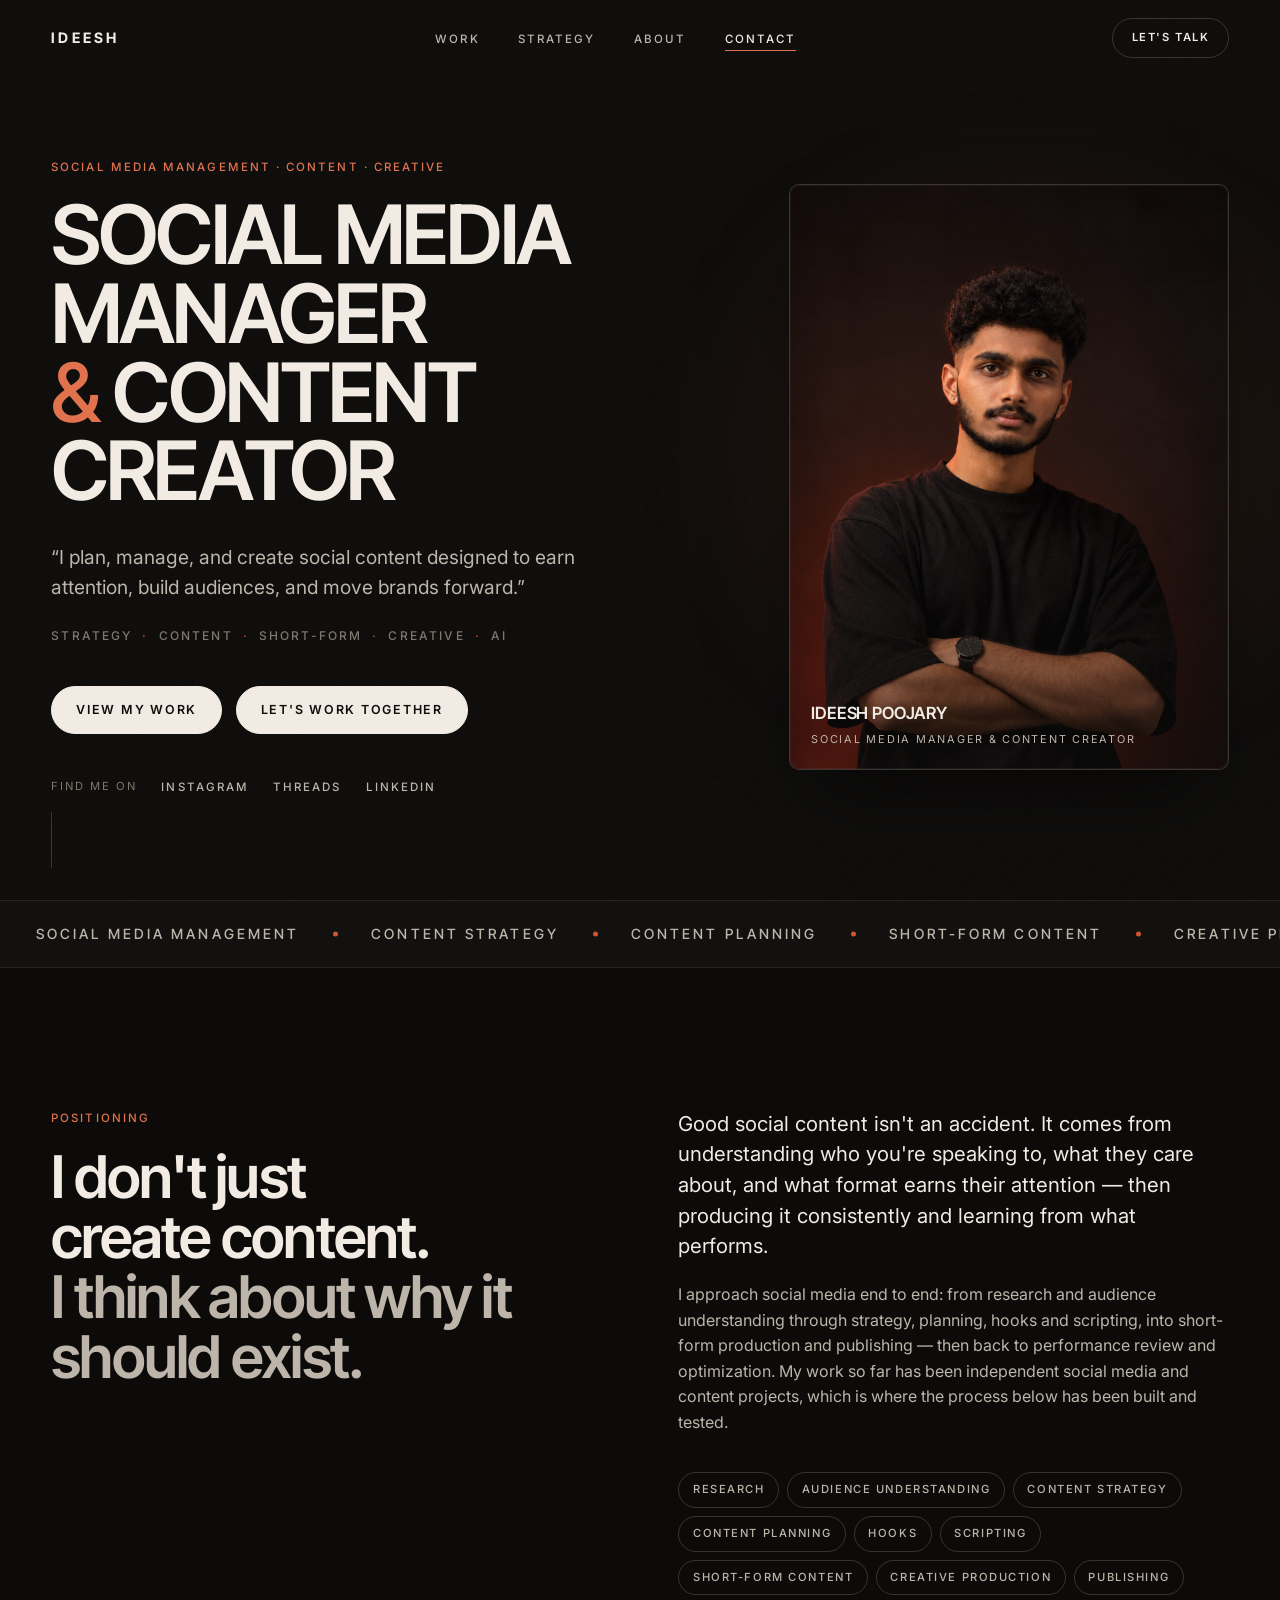
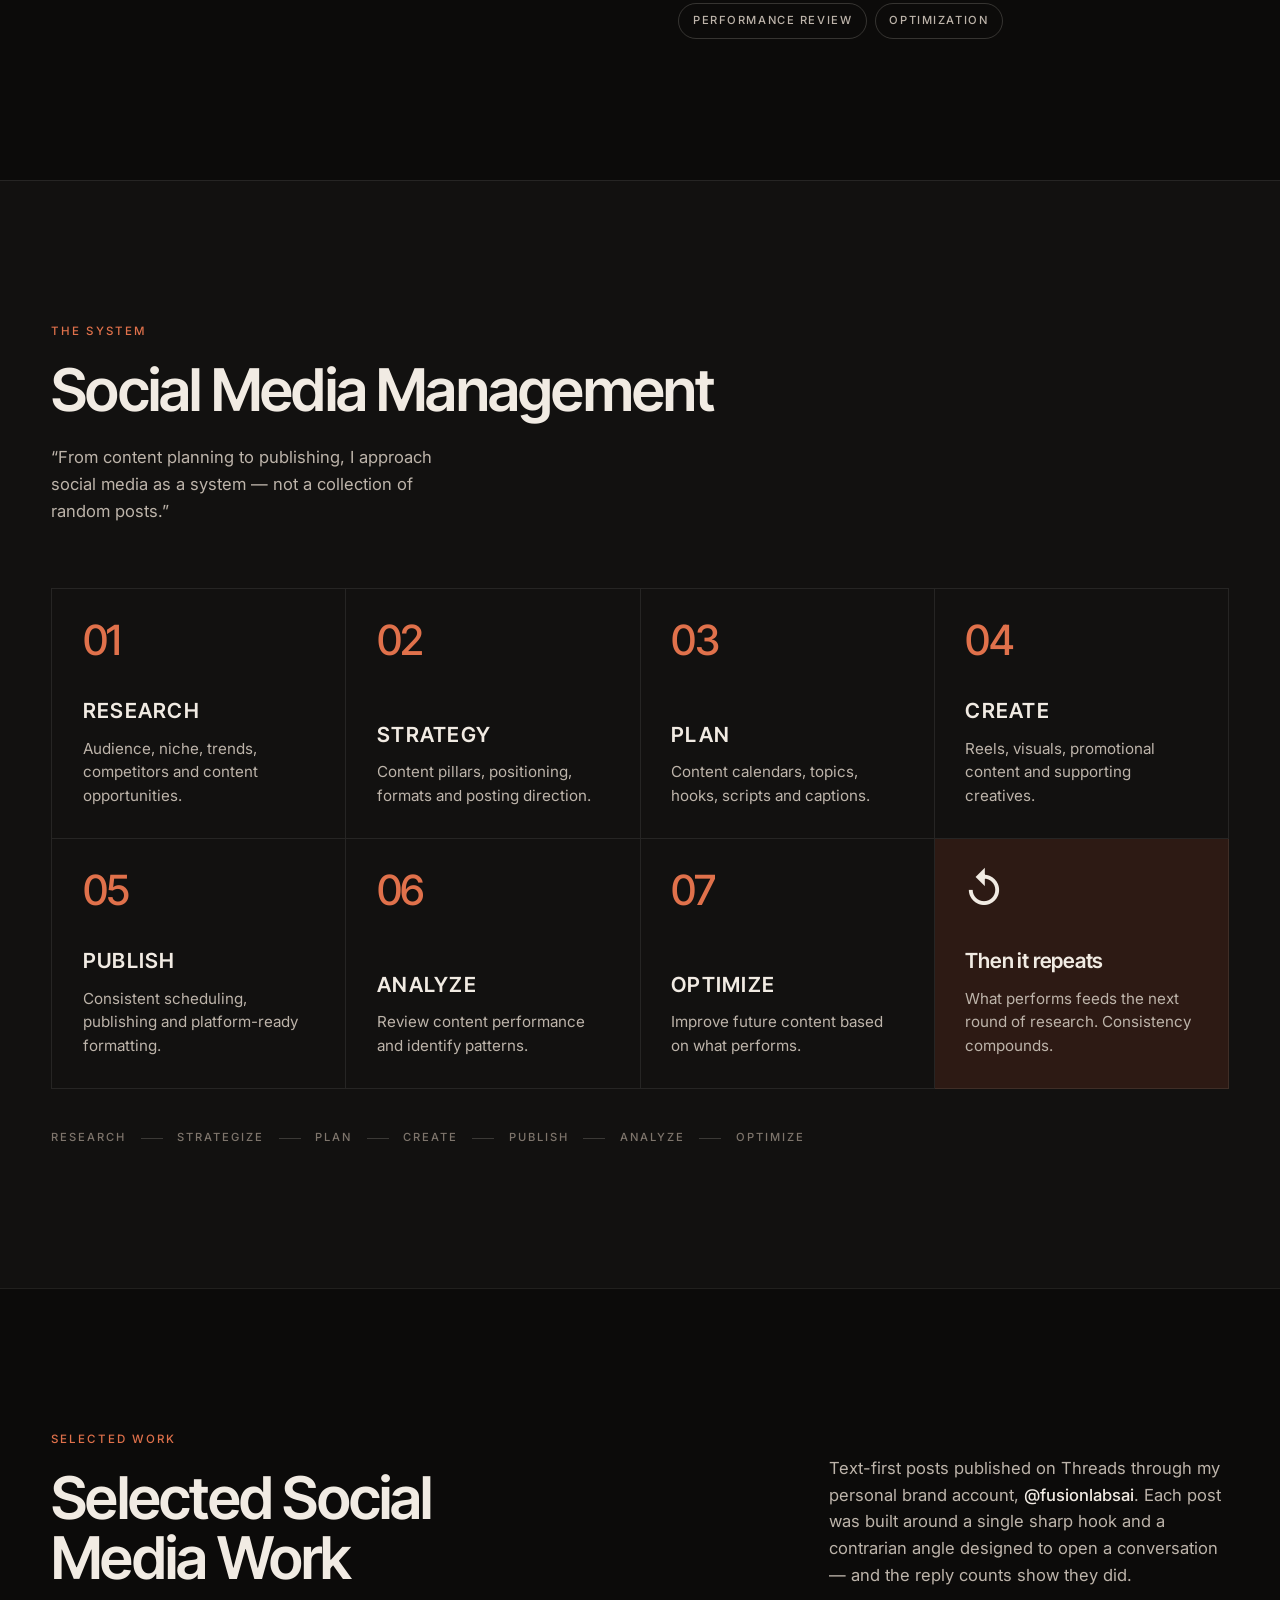
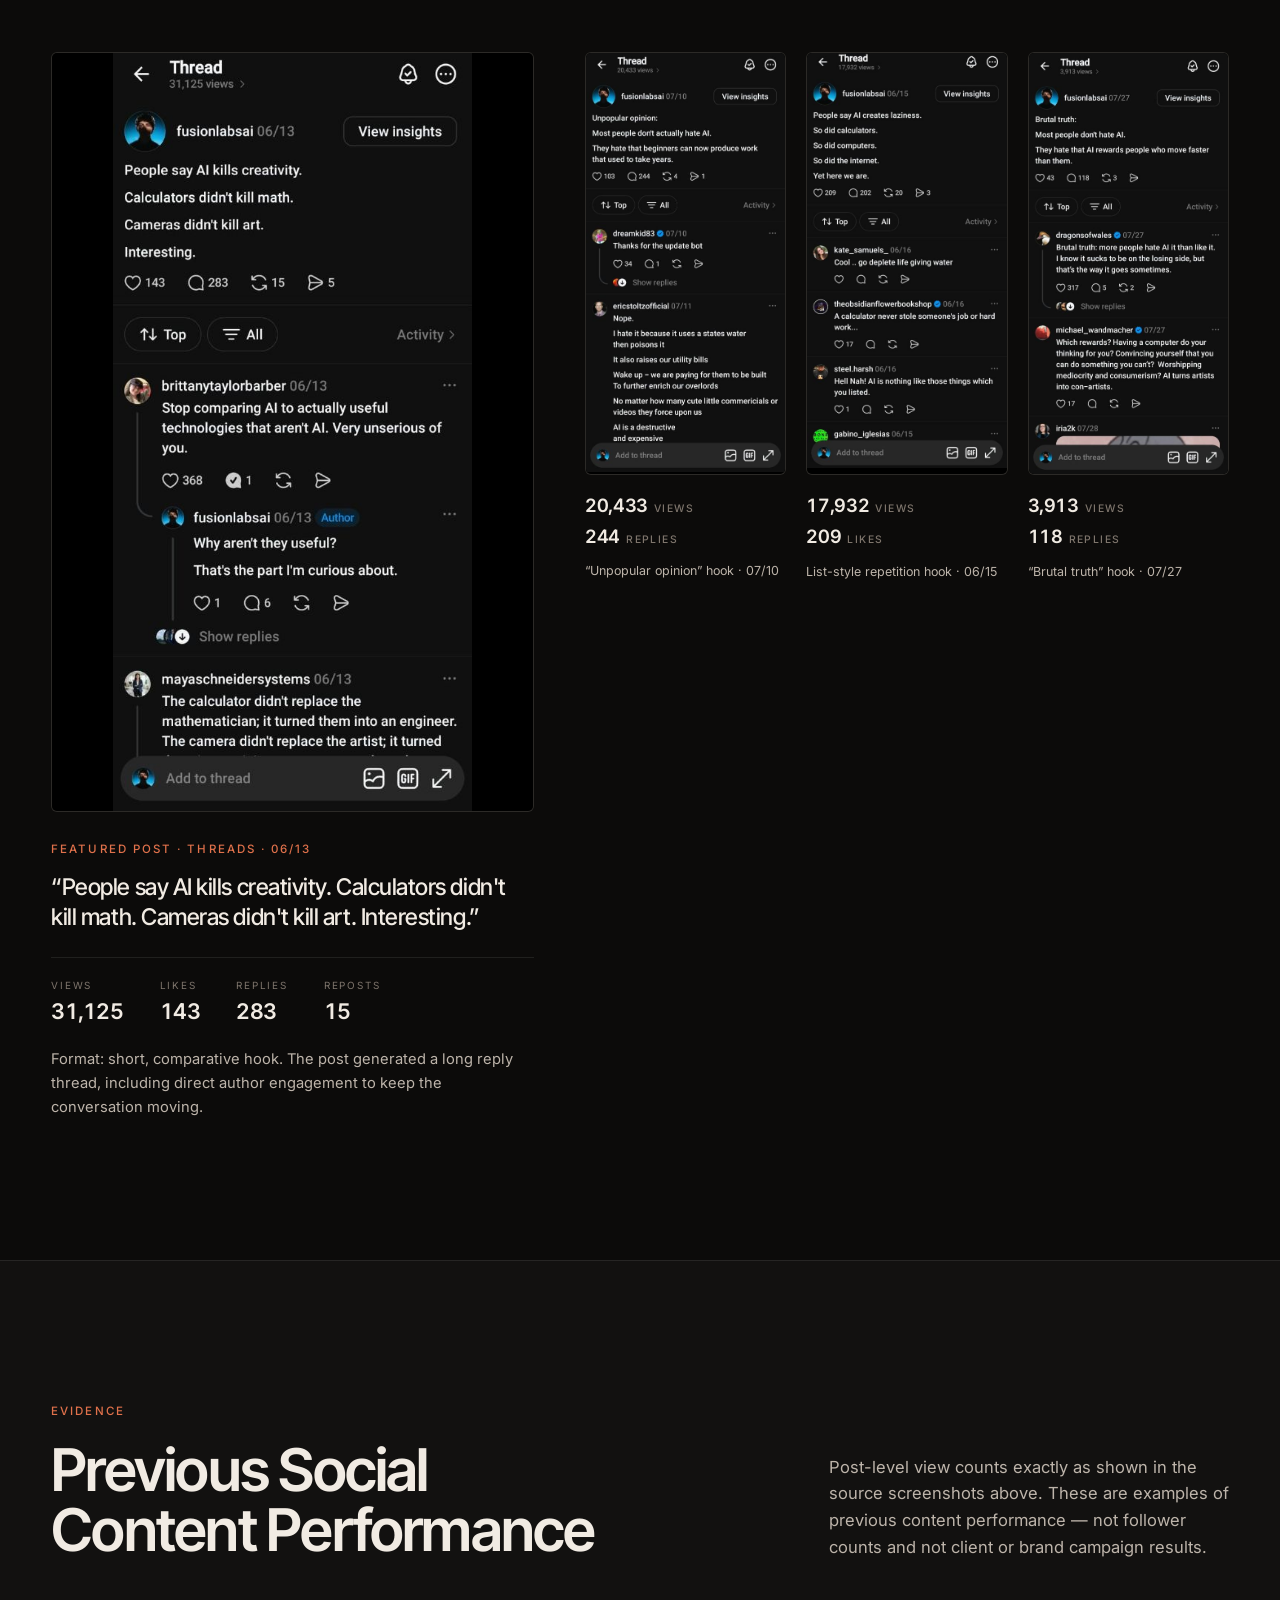
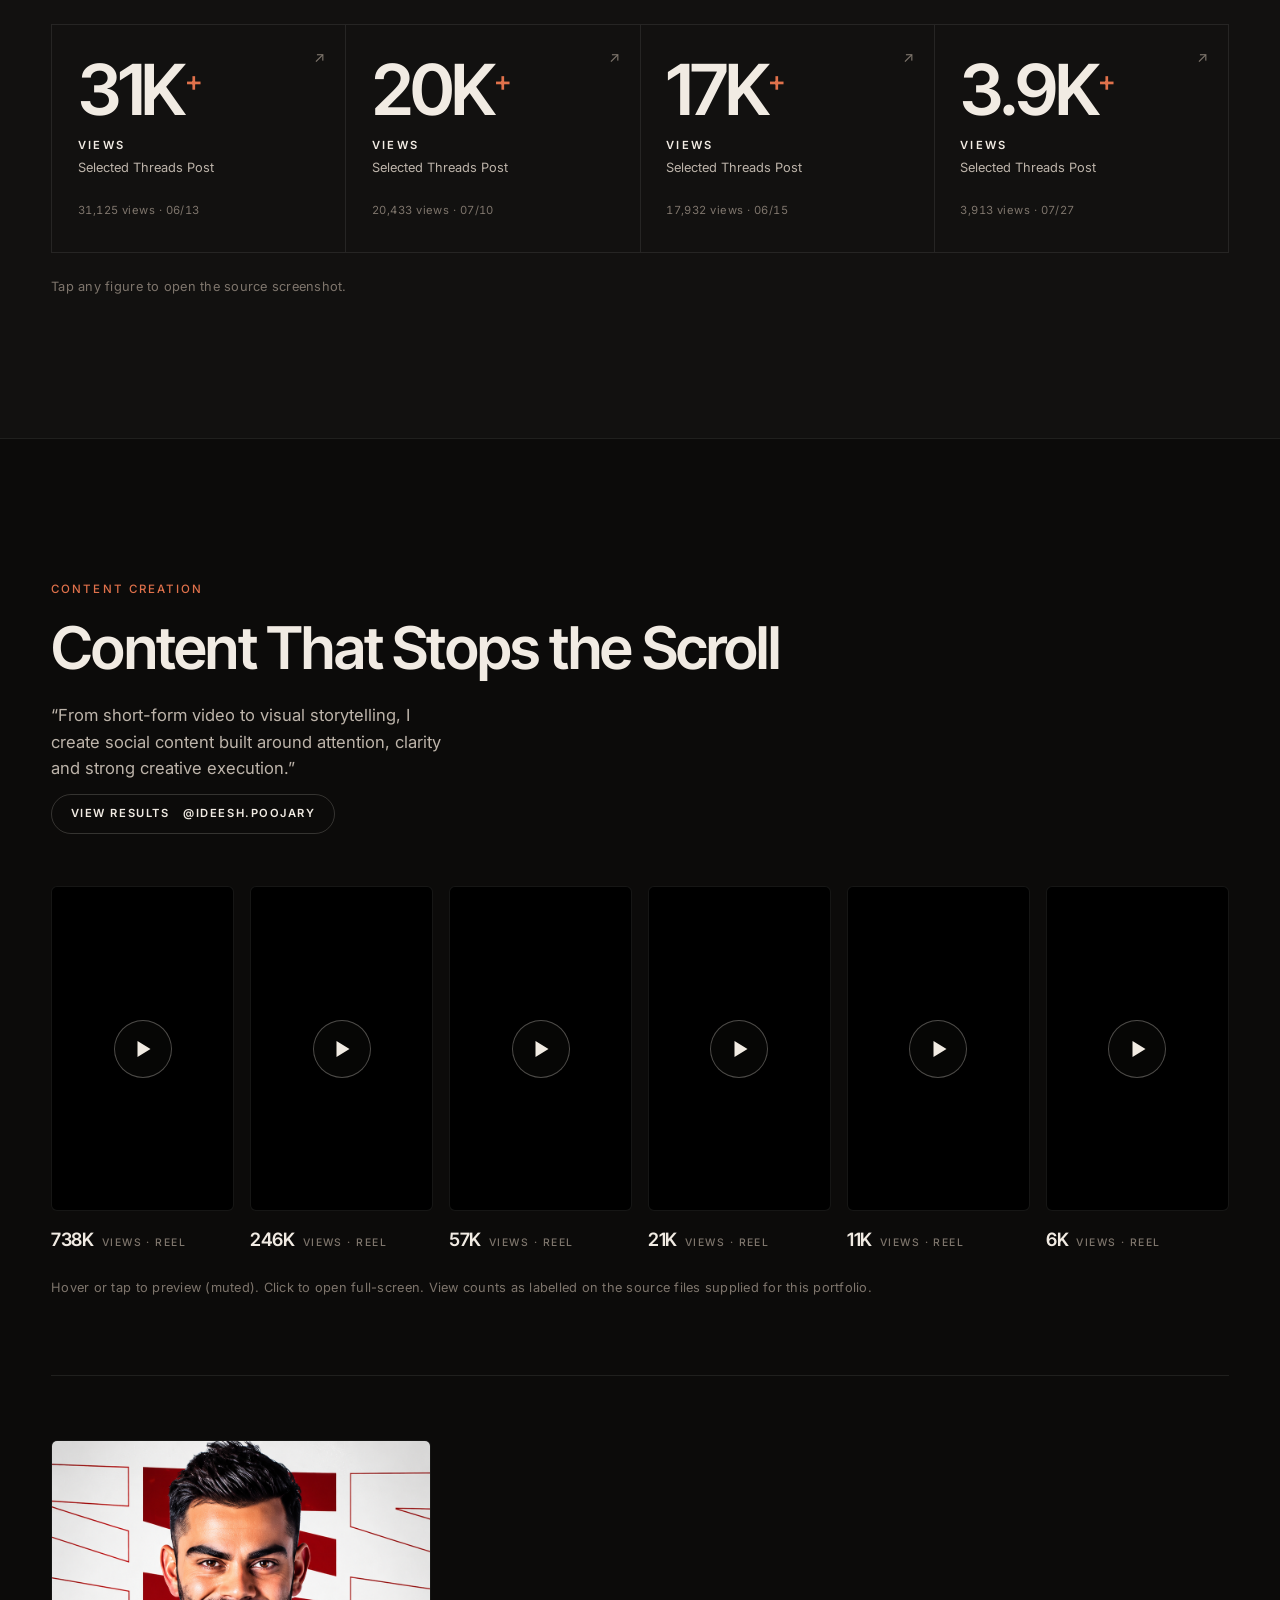
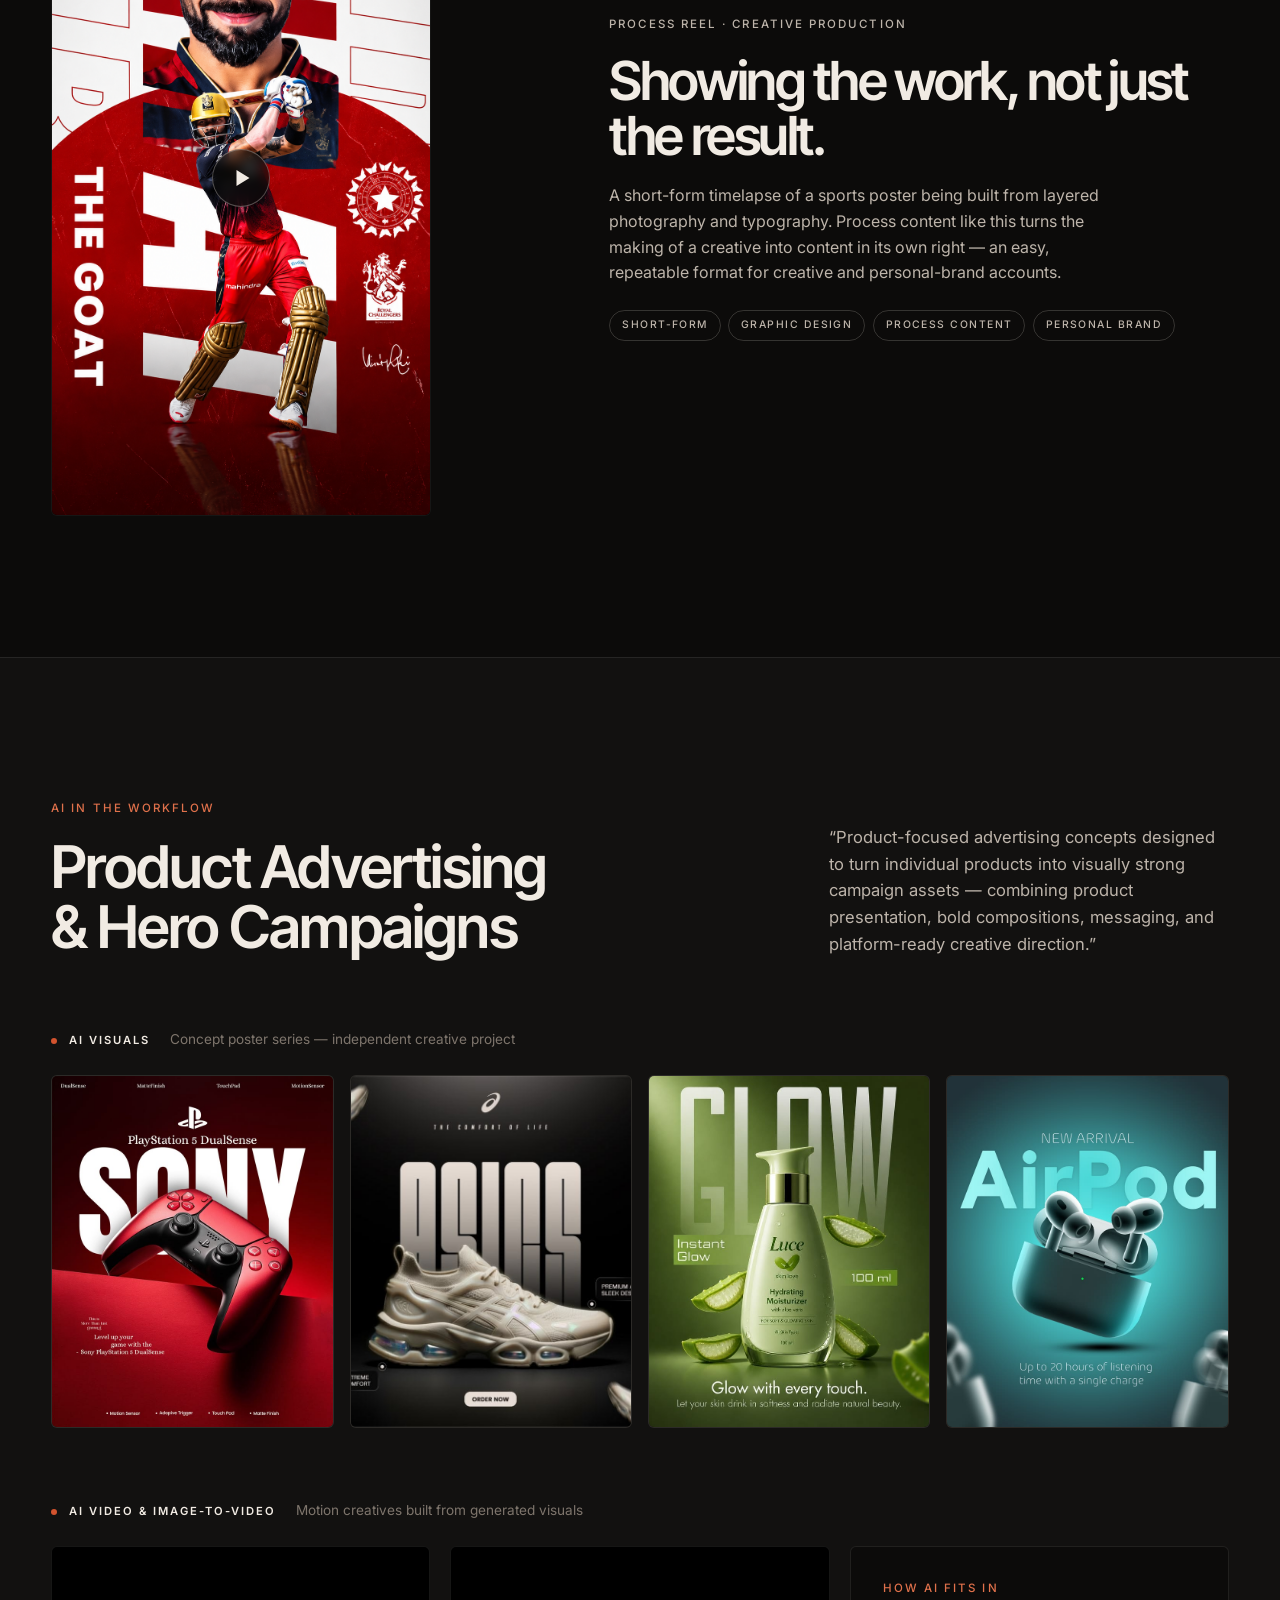
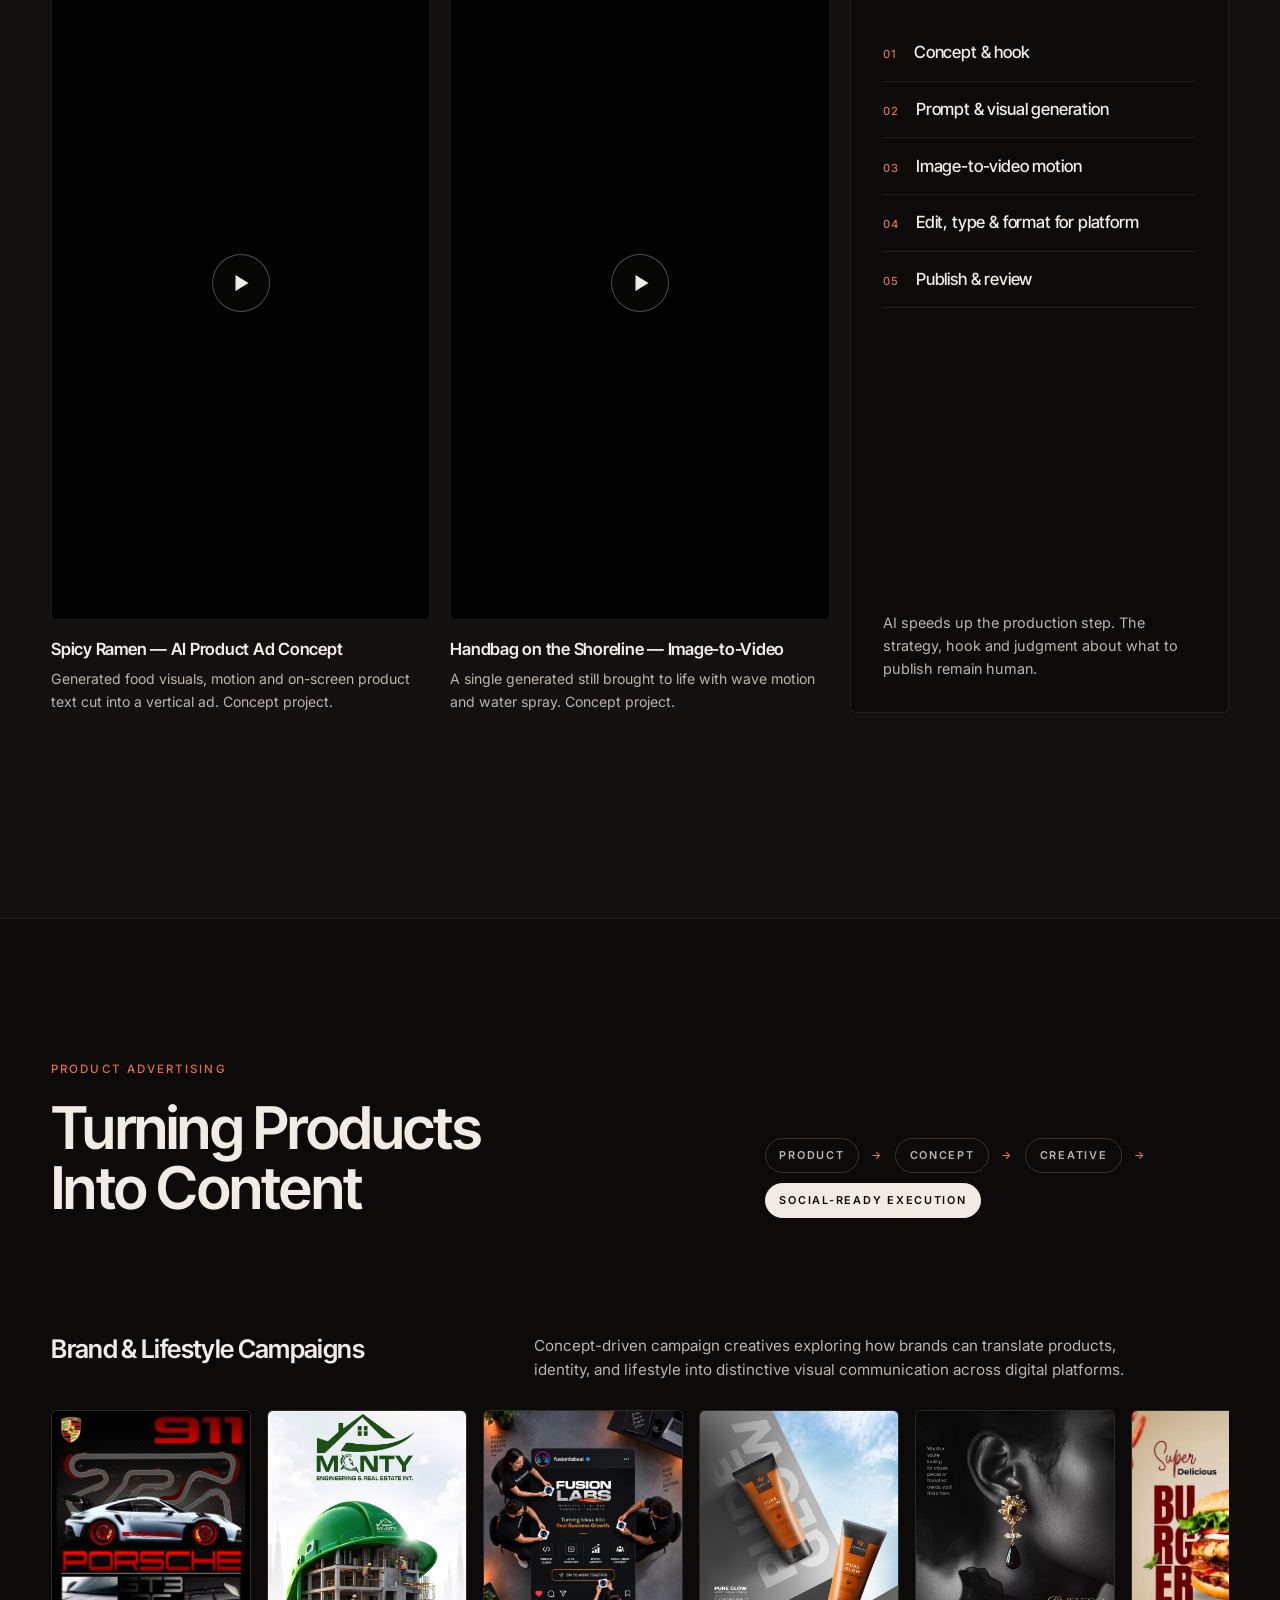
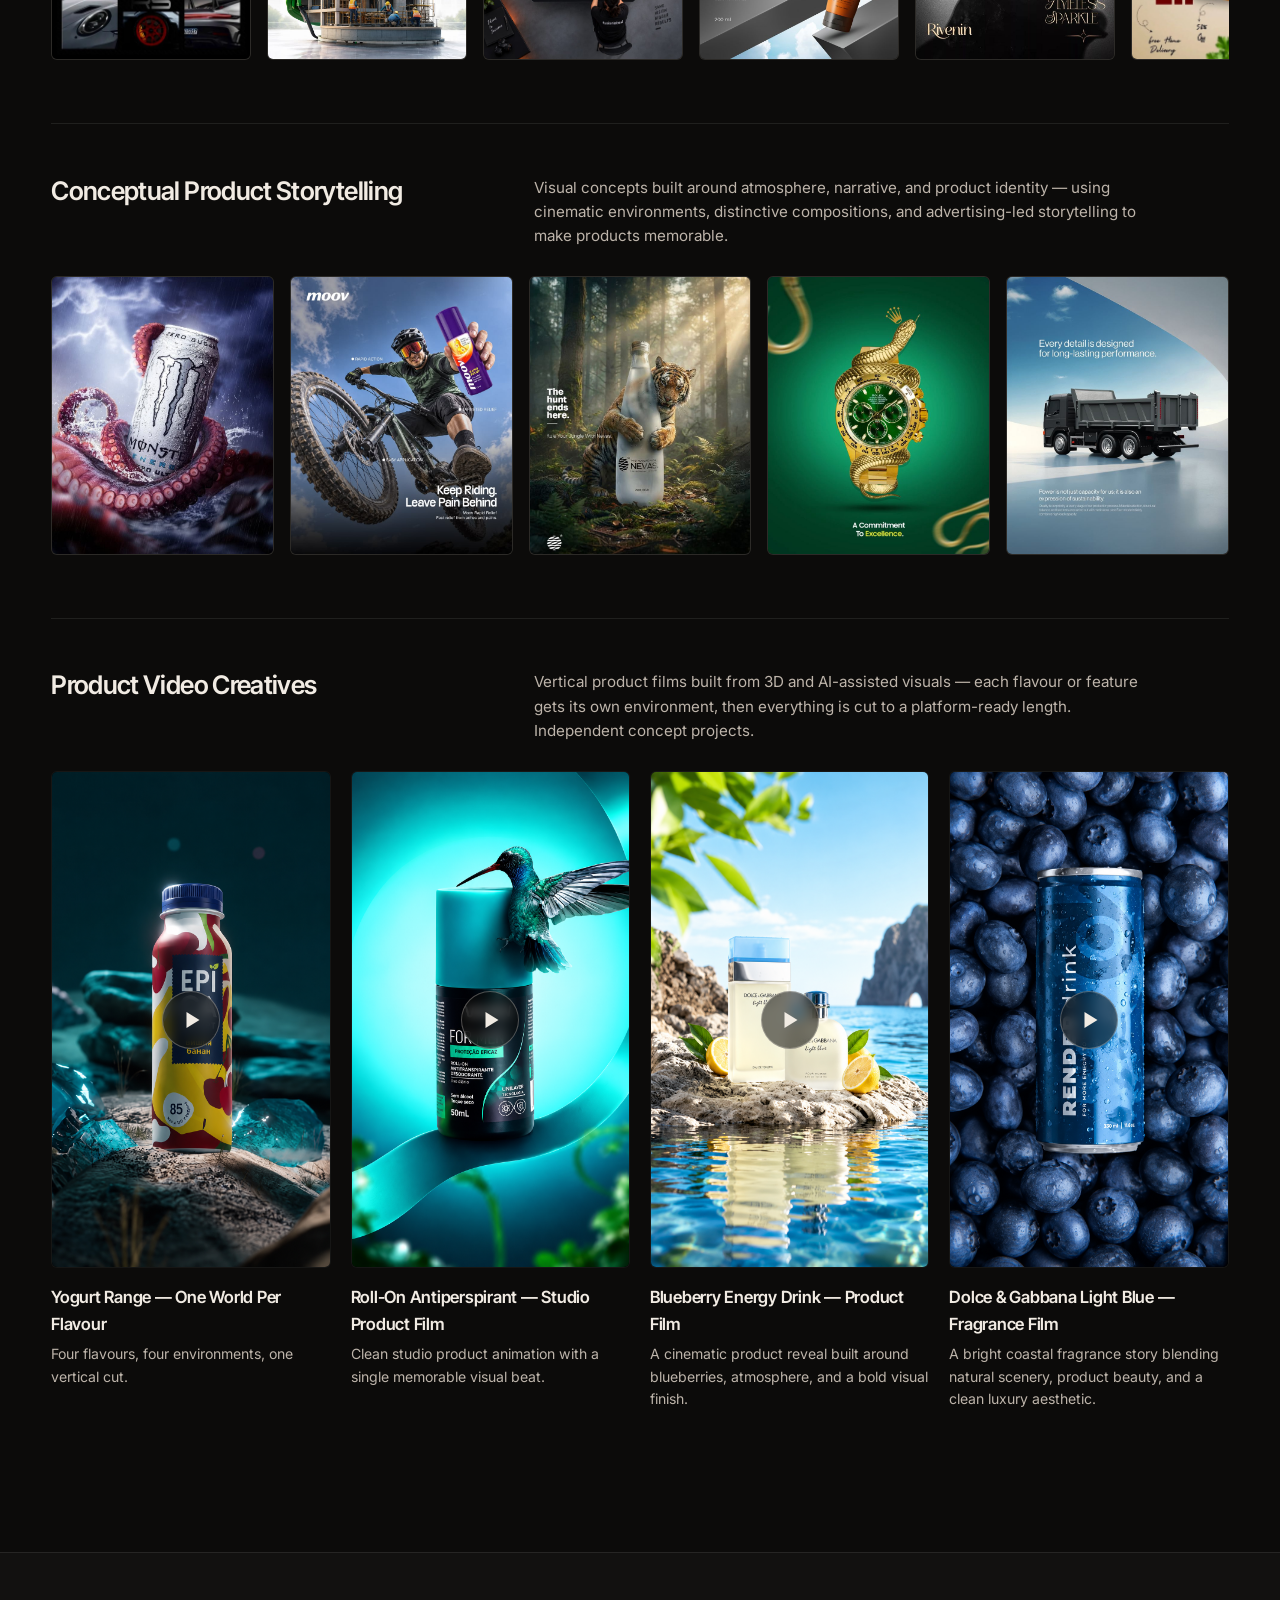
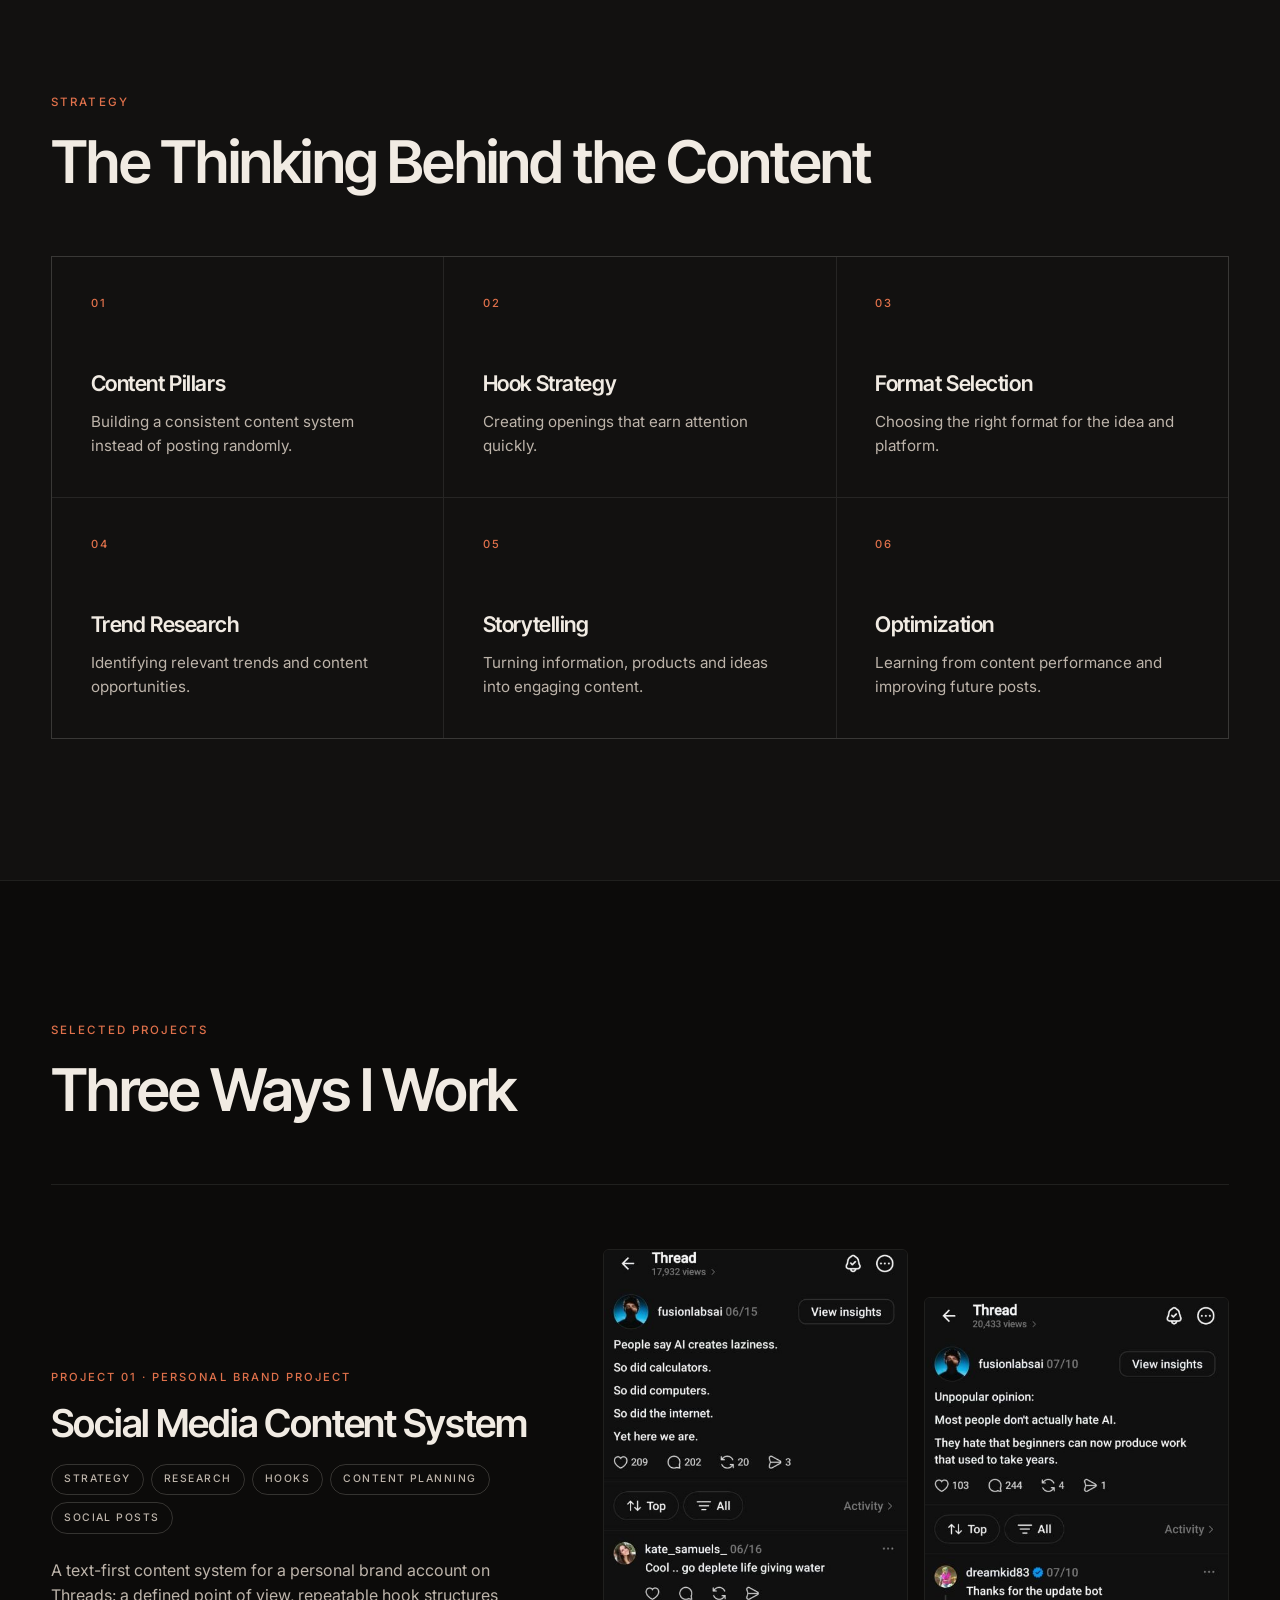
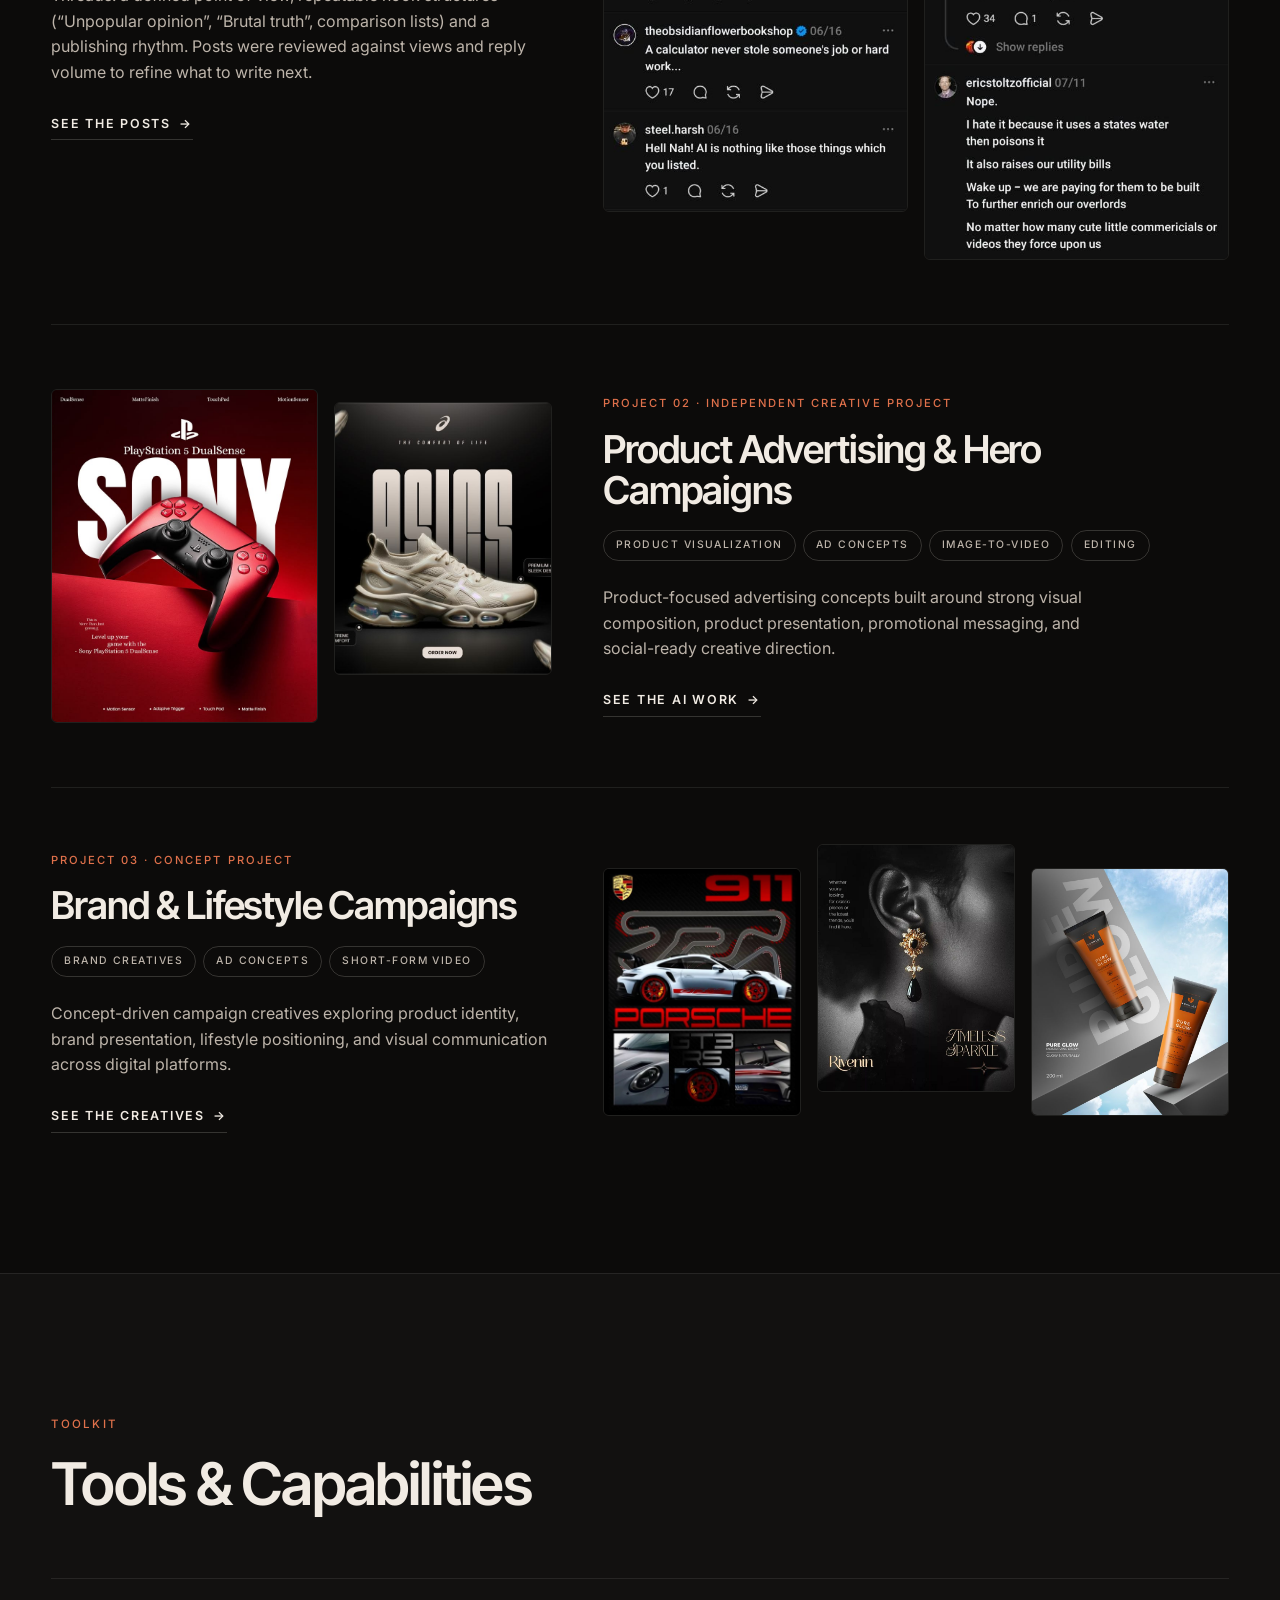
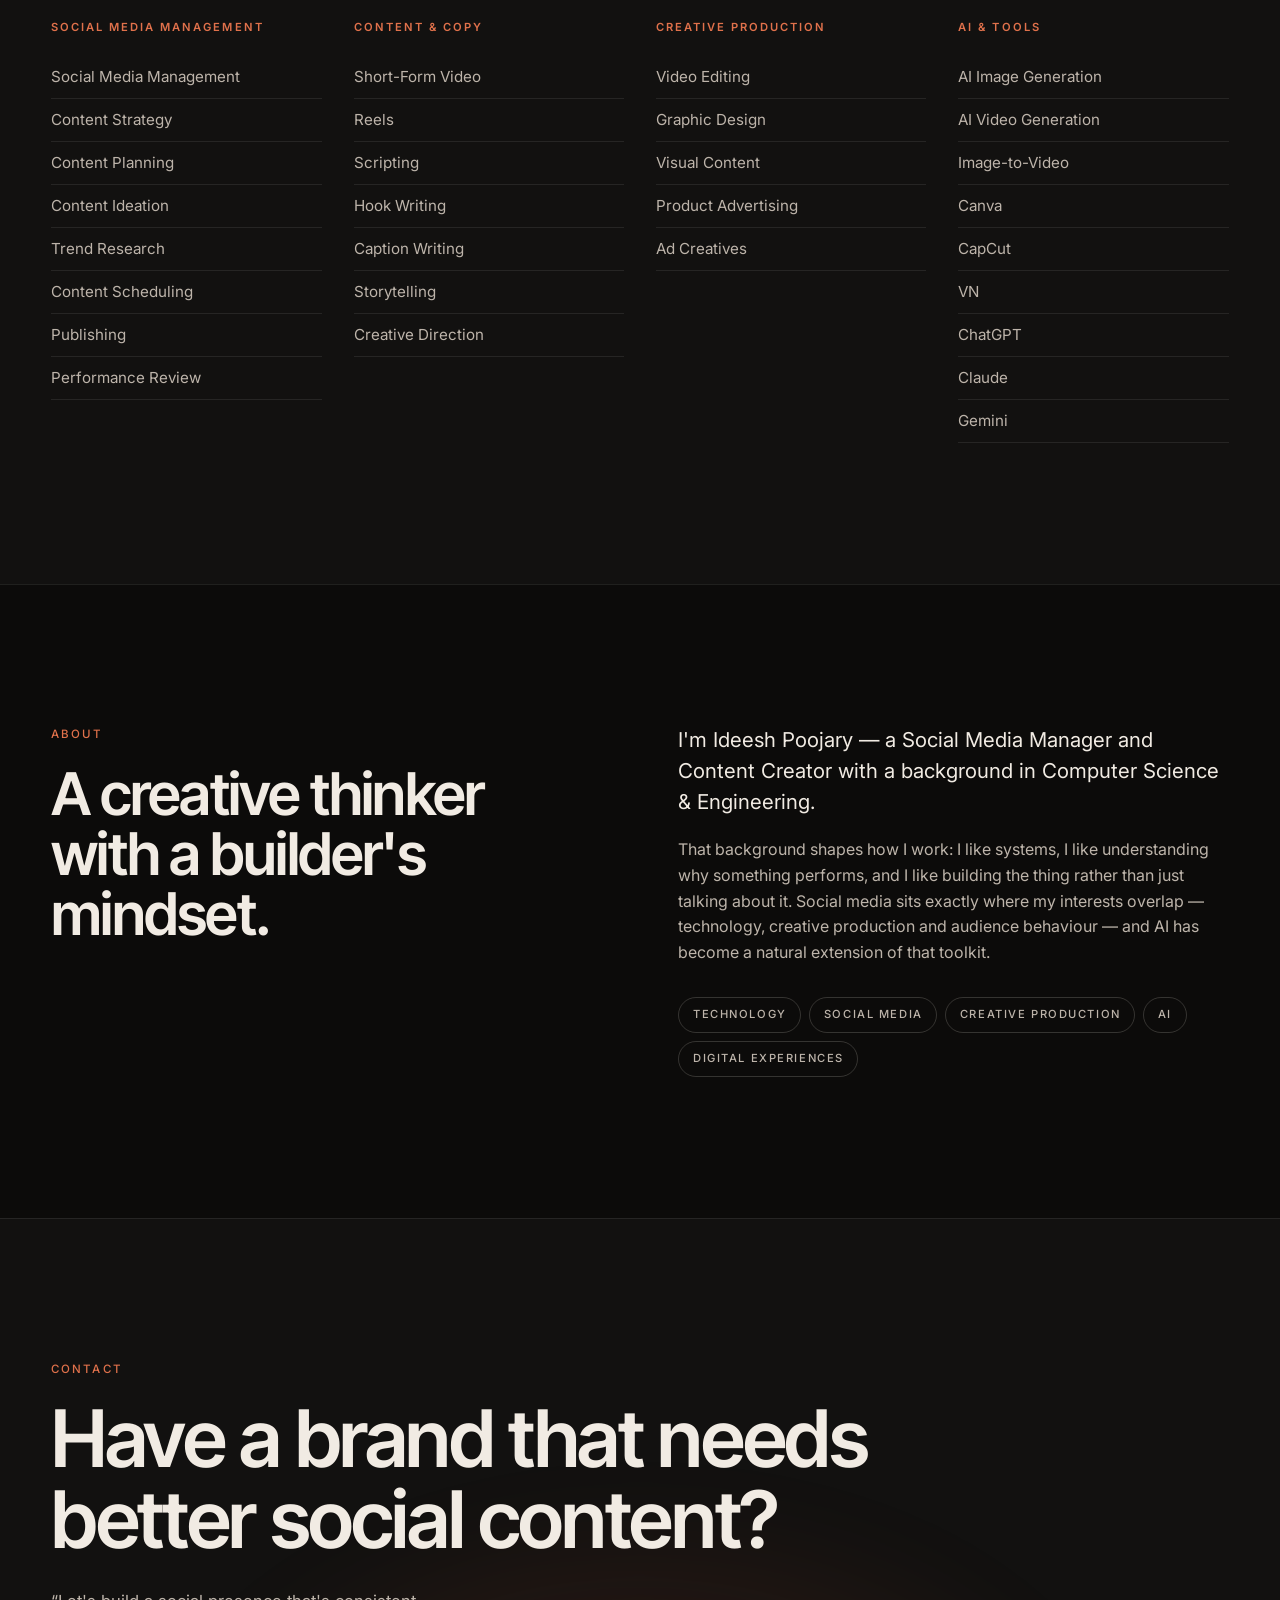
<file: index.html>
<!DOCTYPE html>
<html lang="en">
<head>
  <meta charset="UTF-8">
  <meta name="viewport" content="width=device-width, initial-scale=1.0">
  <title>IDEESH POOJARY — Social Media Manager &amp; Content Creator</title>
  <meta name="description" content="Portfolio of Ideesh Poojary, a Social Media Manager and Content Creator focused on social media strategy, content planning, short-form content and AI-assisted creative production.">
  <meta name="theme-color" content="#0c0b0a">
  <meta property="og:title" content="IDEESH POOJARY — Social Media Manager & Content Creator">
  <meta property="og:description" content="Social media strategy, content planning, short-form content and AI-assisted creative production.">
  <meta property="og:type" content="website">
  <meta property="og:image" content="images/ideesh-portrait.png">
  <link rel="preconnect" href="https://fonts.googleapis.com">
  <link rel="preconnect" href="https://fonts.gstatic.com" crossorigin>
  <link href="https://fonts.googleapis.com/css2?family=Inter:wght@400;500;600&family=Inter+Tight:wght@500;600;700&display=swap" rel="stylesheet">
  <link rel="stylesheet" href="css/style.css">
</head>
<body>

  <!-- ============ NAVIGATION ============ -->
  <header class="site-header" id="site-header">
    <nav class="nav" aria-label="Primary">
      <a href="#hero" class="nav-brand" aria-label="IDEESH — back to top">IDEESH</a>
      <ul class="nav-links" id="nav-links">
        <li><a href="#work">Work</a></li>
        <li><a href="#smm">Strategy</a></li>
        <li><a href="#about-ideesh">About</a></li>
        <li><a href="#contact">Contact</a></li>
      </ul>
      <div class="nav-actions">
        <a href="https://mail.google.com/mail/?view=cm&fs=1&to=ideeshoopjary941@gmail.com&su=Let%27s%20work%20together" class="btn btn-outline btn-sm nav-cta" target="_blank" rel="noopener">Let's Talk</a>
        <button class="nav-toggle" id="nav-toggle" aria-label="Open menu" aria-expanded="false" aria-controls="mobile-menu">
          <span></span><span></span>
        </button>
      </div>
    </nav>
  </header>

  <!-- Mobile menu -->
  <div class="mobile-menu" id="mobile-menu" aria-hidden="true">
    <ul class="mobile-menu-links">
      <li><a href="#work"><span class="mono">01</span>Work</a></li>
      <li><a href="#smm"><span class="mono">02</span>Strategy</a></li>
      <li><a href="#about-ideesh"><span class="mono">03</span>About</a></li>
      <li><a href="#contact"><span class="mono">04</span>Contact</a></li>
    </ul>
    <div class="mobile-menu-footer">
      <a href="https://mail.google.com/mail/?view=cm&fs=1&to=ideeshoopjary941@gmail.com&su=Let%27s%20work%20together" class="btn btn-outline" target="_blank" rel="noopener">Let's Work Together</a>
      <div class="social-row">
        <a href="#" data-social="instagram" target="_blank" rel="noopener">Instagram</a>
        <a href="#" data-social="threads" target="_blank" rel="noopener">Threads</a>
        <a href="#" data-social="linkedin" target="_blank" rel="noopener">LinkedIn</a>
      </div>
    </div>
  </div>

  <main id="main">

    <!-- ============ HERO ============ -->
    <section class="hero" id="hero">
      <div class="hero-glow" aria-hidden="true"></div>
      <div class="container hero-grid">
        <div class="hero-copy">
          <p class="eyebrow" data-reveal>Social Media Management · Content · Creative</p>
          <h1 class="hero-title" data-reveal>
            <span class="line">Social Media</span>
            <span class="line">Manager</span>
            <span class="line"><em>&amp;</em> Content Creator</span>
          </h1>
          <p class="hero-statement" data-reveal>“I plan, manage, and create social content designed to earn attention, build audiences, and move brands forward.”</p>
          <p class="hero-capabilities" data-reveal>Strategy <i>·</i> Content <i>·</i> Short-Form <i>·</i> Creative <i>·</i> AI</p>
          <div class="hero-actions" data-reveal>
            <a href="#work" class="btn btn-primary">View My Work</a>
            <a href="https://mail.google.com/mail/?view=cm&fs=1&to=ideeshoopjary941@gmail.com&su=Let%27s%20work%20together" class="btn btn-primary" target="_blank" rel="noopener">Let's Work Together</a>
          </div>
          <div class="hero-social" data-reveal>
            <span class="label">Find me on</span>
            <a href="#" data-social="instagram" target="_blank" rel="noopener">Instagram</a>
            <a href="#" data-social="threads" target="_blank" rel="noopener">Threads</a>
            <a href="#" data-social="linkedin" target="_blank" rel="noopener">LinkedIn</a>
          </div>
        </div>

        <figure class="hero-portrait" data-reveal>
          <div class="portrait-frame">
            <img src="images/ideesh-portrait.png" alt="IDEESH POOJARY — professional portrait, arms crossed, wearing a black t-shirt against a dark warm-lit background" width="683" height="1024" fetchpriority="high">
          </div>
          <figcaption class="portrait-caption">
            <span class="portrait-name">IDEESH POOJARY</span>
            <span class="portrait-role">Social Media Manager &amp; Content Creator</span>
          </figcaption>
        </figure>
      </div>
      <a href="#capabilities" class="scroll-hint" aria-label="Scroll to content"><span></span></a>
    </section>

    <!-- ============ CAPABILITY STRIP ============ -->
    <section class="capability-strip" id="capabilities" aria-label="Capabilities">
      <div class="marquee" data-marquee>
        <ul class="marquee-track">
          <li>Social Media Management</li>
          <li>Content Strategy</li>
          <li>Content Planning</li>
          <li>Short-Form Content</li>
          <li>Creative Production</li>
          <li>AI-Assisted Workflows</li>
        </ul>
        <ul class="marquee-track" aria-hidden="true">
          <li>Social Media Management</li>
          <li>Content Strategy</li>
          <li>Content Planning</li>
          <li>Short-Form Content</li>
          <li>Creative Production</li>
          <li>AI-Assisted Workflows</li>
        </ul>
      </div>
    </section>

    <!-- ============ ABOUT / POSITIONING ============ -->
    <section class="section positioning" id="about">
      <div class="container positioning-grid">
        <div class="positioning-head">
          <p class="eyebrow" data-reveal>Positioning</p>
          <h2 class="display" data-reveal>I don't just create content.<br><span class="accent-text">I think about why it should exist.</span></h2>
        </div>
        <div class="positioning-body">
          <p class="lead" data-reveal>Good social content isn't an accident. It comes from understanding who you're speaking to, what they care about, and what format earns their attention — then producing it consistently and learning from what performs.</p>
          <p data-reveal>I approach social media end to end: from research and audience understanding through strategy, planning, hooks and scripting, into short-form production and publishing — then back to performance review and optimization. My work so far has been independent social media and content projects, which is where the process below has been built and tested.</p>
          <ul class="method-list" data-reveal>
            <li>Research</li><li>Audience Understanding</li><li>Content Strategy</li><li>Content Planning</li>
            <li>Hooks</li><li>Scripting</li><li>Short-Form Content</li><li>Creative Production</li>
            <li>Publishing</li><li>Performance Review</li><li>Optimization</li>
          </ul>
        </div>
      </div>
    </section>

    <!-- ============ SOCIAL MEDIA MANAGEMENT PROCESS ============ -->
    <section class="section smm" id="smm">
      <div class="container">
        <header class="section-head">
          <p class="eyebrow" data-reveal>The System</p>
          <h2 class="display" data-reveal>Social Media Management</h2>
          <p class="section-sub" data-reveal>“From content planning to publishing, I approach social media as a system — not a collection of random posts.”</p>
        </header>

        <ol class="process-grid" aria-label="Social media management process">
          <li class="process-card" data-reveal>
            <span class="process-num">01</span>
            <h3>Research</h3>
            <p>Audience, niche, trends, competitors and content opportunities.</p>
          </li>
          <li class="process-card" data-reveal>
            <span class="process-num">02</span>
            <h3>Strategy</h3>
            <p>Content pillars, positioning, formats and posting direction.</p>
          </li>
          <li class="process-card" data-reveal>
            <span class="process-num">03</span>
            <h3>Plan</h3>
            <p>Content calendars, topics, hooks, scripts and captions.</p>
          </li>
          <li class="process-card" data-reveal>
            <span class="process-num">04</span>
            <h3>Create</h3>
            <p>Reels, visuals, promotional content and supporting creatives.</p>
          </li>
          <li class="process-card" data-reveal>
            <span class="process-num">05</span>
            <h3>Publish</h3>
            <p>Consistent scheduling, publishing and platform-ready formatting.</p>
          </li>
          <li class="process-card" data-reveal>
            <span class="process-num">06</span>
            <h3>Analyze</h3>
            <p>Review content performance and identify patterns.</p>
          </li>
          <li class="process-card" data-reveal>
            <span class="process-num">07</span>
            <h3>Optimize</h3>
            <p>Improve future content based on what performs.</p>
          </li>
          <li class="process-card process-card--loop" data-reveal aria-label="The cycle repeats">
            <span class="process-num">↺</span>
            <h3>Then it repeats</h3>
            <p>What performs feeds the next round of research. Consistency compounds.</p>
          </li>
        </ol>

        <div class="process-flow" aria-hidden="true">
          <span>Research</span><i></i><span>Strategize</span><i></i><span>Plan</span><i></i><span>Create</span><i></i><span>Publish</span><i></i><span>Analyze</span><i></i><span>Optimize</span>
        </div>
      </div>
    </section>

    <!-- ============ SELECTED SOCIAL MEDIA WORK ============ -->
    <section class="section work" id="work">
      <div class="container">
        <header class="section-head section-head--split">
          <div>
            <p class="eyebrow" data-reveal>Selected Work</p>
            <h2 class="display" data-reveal>Selected Social Media Work</h2>
          </div>
          <p class="section-sub" data-reveal>Text-first posts published on Threads through my personal brand account, <strong>@fusionlabsai</strong>. Each post was built around a single sharp hook and a contrarian angle designed to open a conversation — and the reply counts show they did.</p>
        </header>

        <div class="work-layout">
          <!-- Featured -->
          <article class="work-featured" data-reveal>
            <button class="media-card media-card--shot" data-lightbox="threads" data-type="image" data-src="images/threads-31125-views.jpg" data-caption="Threads post — 31,125 views · 143 likes · 283 replies · 15 reposts · 5 shares (source screenshot)">
              <img src="images/threads-31125-views.jpg" alt="Threads screenshot showing 31,125 views on a post reading: People say AI kills creativity. Calculators didn't kill math. Cameras didn't kill art. Interesting." loading="lazy" width="487" height="1024">
              <span class="media-zoom" aria-hidden="true">Expand</span>
            </button>
            <div class="work-featured-meta">
              <p class="eyebrow">Featured Post · Threads · 06/13</p>
              <blockquote class="work-quote">“People say AI kills creativity. Calculators didn't kill math. Cameras didn't kill art. Interesting.”</blockquote>
              <dl class="metric-row">
                <div><dt>Views</dt><dd>31,125</dd></div>
                <div><dt>Likes</dt><dd>143</dd></div>
                <div><dt>Replies</dt><dd>283</dd></div>
                <div><dt>Reposts</dt><dd>15</dd></div>
              </dl>
              <p class="work-note">Format: short, comparative hook. The post generated a long reply thread, including direct author engagement to keep the conversation moving.</p>
            </div>
          </article>

          <!-- Supporting posts -->
          <div class="work-supporting">
            <article class="work-post" data-reveal>
              <button class="media-card media-card--shot" data-lightbox="threads" data-type="image" data-src="images/threads-20433-views.jpg" data-caption="Threads post — 20,433 views · 103 likes · 244 replies · 4 reposts (source screenshot)">
                <img src="images/threads-20433-views.jpg" alt="Threads screenshot showing 20,433 views on a post reading: Unpopular opinion: Most people don't actually hate AI. They hate that beginners can now produce work that used to take years." loading="lazy" width="487" height="1024">
                <span class="media-zoom" aria-hidden="true">Expand</span>
              </button>
              <div class="work-post-meta">
                <span class="work-post-stat">20,433 <small>views</small></span>
                <span class="work-post-stat">244 <small>replies</small></span>
                <p>“Unpopular opinion” hook · 07/10</p>
              </div>
            </article>

            <article class="work-post" data-reveal>
              <button class="media-card media-card--shot" data-lightbox="threads" data-type="image" data-src="images/threads-17932-views.jpg" data-caption="Threads post — 17,932 views · 209 likes · 202 replies · 20 reposts · 3 shares (source screenshot)">
                <img src="images/threads-17932-views.jpg" alt="Threads screenshot showing 17,932 views on a post reading: People say AI creates laziness. So did calculators. So did computers. So did the internet. Yet here we are." loading="lazy" width="487" height="1024">
                <span class="media-zoom" aria-hidden="true">Expand</span>
              </button>
              <div class="work-post-meta">
                <span class="work-post-stat">17,932 <small>views</small></span>
                <span class="work-post-stat">209 <small>likes</small></span>
                <p>List-style repetition hook · 06/15</p>
              </div>
            </article>

            <article class="work-post" data-reveal>
              <button class="media-card media-card--shot" data-lightbox="threads" data-type="image" data-src="images/threads-3913-views.jpg" data-caption="Threads post — 3,913 views · 43 likes · 118 replies · 3 reposts (source screenshot)">
                <img src="images/threads-3913-views.jpg" alt="Threads screenshot showing 3,913 views on a post reading: Brutal truth: Most people don't hate AI. They hate that AI rewards people who move faster than them." loading="lazy" width="487" height="1024">
                <span class="media-zoom" aria-hidden="true">Expand</span>
              </button>
              <div class="work-post-meta">
                <span class="work-post-stat">3,913 <small>views</small></span>
                <span class="work-post-stat">118 <small>replies</small></span>
                <p>“Brutal truth” hook · 07/27</p>
              </div>
            </article>
          </div>
        </div>
      </div>
    </section>

    <!-- ============ PREVIOUS SOCIAL CONTENT PERFORMANCE ============ -->
    <section class="section performance" id="performance">
      <div class="container">
        <header class="section-head section-head--split">
          <div>
            <p class="eyebrow" data-reveal>Evidence</p>
            <h2 class="display" data-reveal>Previous Social Content Performance</h2>
          </div>
          <p class="section-sub" data-reveal>Post-level view counts exactly as shown in the source screenshots above. These are examples of previous content performance — not follower counts and not client or brand campaign results.</p>
        </header>

        <div class="stat-grid">
          <button class="stat-card" data-reveal data-lightbox="perf" data-type="image" data-src="images/threads-31125-views.jpg" data-caption="Source screenshot — 31,125 views">
            <span class="stat-value">31K<sup>+</sup></span>
            <span class="stat-label">Views</span>
            <span class="stat-sub">Selected Threads Post</span>
            <span class="stat-exact">31,125 views · 06/13</span>
          </button>
          <button class="stat-card" data-reveal data-lightbox="perf" data-type="image" data-src="images/threads-20433-views.jpg" data-caption="Source screenshot — 20,433 views">
            <span class="stat-value">20K<sup>+</sup></span>
            <span class="stat-label">Views</span>
            <span class="stat-sub">Selected Threads Post</span>
            <span class="stat-exact">20,433 views · 07/10</span>
          </button>
          <button class="stat-card" data-reveal data-lightbox="perf" data-type="image" data-src="images/threads-17932-views.jpg" data-caption="Source screenshot — 17,932 views">
            <span class="stat-value">17K<sup>+</sup></span>
            <span class="stat-label">Views</span>
            <span class="stat-sub">Selected Threads Post</span>
            <span class="stat-exact">17,932 views · 06/15</span>
          </button>
          <button class="stat-card" data-reveal data-lightbox="perf" data-type="image" data-src="images/threads-3913-views.jpg" data-caption="Source screenshot — 3,913 views">
            <span class="stat-value">3.9K<sup>+</sup></span>
            <span class="stat-label">Views</span>
            <span class="stat-sub">Selected Threads Post</span>
            <span class="stat-exact">3,913 views · 07/27</span>
          </button>
        </div>
        <p class="fineprint" data-reveal>Tap any figure to open the source screenshot.</p>
      </div>
    </section>

    <!-- ============ CONTENT CREATION ============ -->
    <section class="section content" id="content">
      <div class="container">
        <header class="section-head">
          <p class="eyebrow" data-reveal>Content Creation</p>
          <h2 class="display" data-reveal>Content That Stops the Scroll</h2>
          <p class="section-sub" data-reveal>“From short-form video to visual storytelling, I create social content built around attention, clarity and strong creative execution.”</p>
          <a href="https://www.instagram.com/ideesh.poojary/" class="btn btn-outline btn-sm results-link" target="_blank" rel="noopener">
            View Results&nbsp;&nbsp; @ideesh.poojary
          </a>  
        </header>

        <div class="reel-rail" role="list" aria-label="Short-form Instagram reels">
          <article class="reel-card" role="listitem" data-reveal>
            <button class="media-card media-card--video" data-lightbox="reels" data-type="video" data-src="videos/ideesh-instagram-01-738k-views.mp4" data-caption="Instagram Reel · short-form content">
              <video muted playsinline loop preload="metadata" src="videos/ideesh-instagram-01-738k-views.mp4#t=0.1" aria-label="Instagram reel preview 01"></video>
              <span class="play-badge" aria-hidden="true"></span>
            </button>
            <div class="reel-meta"><span class="reel-stat">738K</span><span class="reel-label">views · Reel</span></div>
          </article>
          <article class="reel-card" role="listitem" data-reveal>
            <button class="media-card media-card--video" data-lightbox="reels" data-type="video" data-src="videos/ideesh-instagram-02-246k-views.mp4" data-caption="Instagram Reel · short-form content">
              <video muted playsinline loop preload="metadata" src="videos/ideesh-instagram-02-246k-views.mp4#t=0.1" aria-label="Instagram reel preview 02"></video>
              <span class="play-badge" aria-hidden="true"></span>
            </button>
            <div class="reel-meta"><span class="reel-stat">246K</span><span class="reel-label">views · Reel</span></div>
          </article>
          <article class="reel-card" role="listitem" data-reveal>
            <button class="media-card media-card--video" data-lightbox="reels" data-type="video" data-src="videos/ideesh-instagram-03-57k-views.mp4" data-caption="Instagram Reel · short-form content">
              <video muted playsinline loop preload="metadata" src="videos/ideesh-instagram-03-57k-views.mp4#t=0.1" aria-label="Instagram reel preview 03"></video>
              <span class="play-badge" aria-hidden="true"></span>
            </button>
            <div class="reel-meta"><span class="reel-stat">57K</span><span class="reel-label">views · Reel</span></div>
          </article>
          <article class="reel-card" role="listitem" data-reveal>
            <button class="media-card media-card--video" data-lightbox="reels" data-type="video" data-src="videos/ideesh-instagram-04-21k-views.mp4" data-caption="Instagram Reel · short-form content">
              <video muted playsinline loop preload="metadata" src="videos/ideesh-instagram-04-21k-views.mp4#t=0.1" aria-label="Instagram reel preview 04"></video>
              <span class="play-badge" aria-hidden="true"></span>
            </button>
            <div class="reel-meta"><span class="reel-stat">21K</span><span class="reel-label">views · Reel</span></div>
          </article>
          <article class="reel-card" role="listitem" data-reveal>
            <button class="media-card media-card--video" data-lightbox="reels" data-type="video" data-src="videos/ideesh-instagram-05-11k-views.mp4" data-caption="Instagram Reel · short-form content">
              <video muted playsinline loop preload="metadata" src="videos/ideesh-instagram-05-11k-views.mp4#t=0.1" aria-label="Instagram reel preview 05"></video>
              <span class="play-badge" aria-hidden="true"></span>
            </button>
            <div class="reel-meta"><span class="reel-stat">11K</span><span class="reel-label">views · Reel</span></div>
          </article>
          <article class="reel-card" role="listitem" data-reveal>
            <button class="media-card media-card--video" data-lightbox="reels" data-type="video" data-src="videos/ideesh-instagram-06-6k-views.mp4" data-caption="Instagram Reel · short-form content">
              <video muted playsinline loop preload="metadata" src="videos/ideesh-instagram-06-6k-views.mp4#t=0.1" aria-label="Instagram reel preview 06"></video>
              <span class="play-badge" aria-hidden="true"></span>
            </button>
            <div class="reel-meta"><span class="reel-stat">6K</span><span class="reel-label">views · Reel</span></div>
          </article>
        </div>
        <p class="fineprint" data-reveal>Hover or tap to preview (muted). Click to open full-screen. View counts as labelled on the source files supplied for this portfolio.</p>

        <!-- Process reel -->
        <article class="feature-row process-reel-section" data-reveal>
          <button class="media-card media-card--video media-card--tall" data-lightbox="process" data-type="video" data-src="videos/fusionlabs-video-05.mp4" data-caption="Design-process reel — poster build timelapse">
            <img
              class="process-video-cover"
              src="images/process-reel-final-poster-cover.png"
              alt="Finished sports poster design">

            <video
              muted
              playsinline
              loop
              preload="metadata"
              src="videos/fusionlabs-video-05.mp4#t=0.1"
              aria-label="Design process reel: poster build timelapse">
            </video>
            <span class="play-badge" aria-hidden="true"></span>
          </button>
          <div class="feature-row-copy">
            <p class="eyebrow">Process Reel · Creative Production</p>
            <h3>Showing the work, not just the result.</h3>
            <p>A short-form timelapse of a sports poster being built from layered photography and typography. Process content like this turns the making of a creative into content in its own right — an easy, repeatable format for creative and personal-brand accounts.</p>
            <ul class="tag-list">
              <li>Short-Form</li><li>Graphic Design</li><li>Process Content</li><li>Personal Brand</li>
            </ul>
          </div>
        </article>
      </div>
    </section>

    <!-- ============ AI-ASSISTED CREATIVE ============ -->
    <section class="section ai" id="ai">
      <div class="container">
        <header class="section-head section-head--split">
          <div>
            <p class="eyebrow" data-reveal>AI in the Workflow</p>
            <h2 class="display" data-reveal>Product Advertising & Hero Campaigns</h2>
          </div>
          <p class="section-sub" data-reveal>“Product-focused advertising concepts designed to turn individual products into visually strong campaign assets — combining product presentation, bold compositions, messaging, and platform-ready creative direction.”</p>
        </header>

        <p class="row-label" data-reveal><span>AI Visuals</span> Concept poster series — independent creative project</p>
        <div class="poster-grid poster-grid--4">
          <button class="media-card media-card--poster" data-reveal data-lightbox="ai" data-type="image" data-src="images/ai-porsche-01.jpg" data-caption="AI-assisted concept poster — 911 GT3 RS, editorial red column layout">
            <img src="images/playstation-5-dualsense-product-ad.jpeg" alt="AI-assisted concept poster of a white Porsche 911 GT3 RS on a red vertical column with editorial typography" loading="lazy" width="819" height="1024">
          </button>
          <button class="media-card media-card--poster" data-reveal data-lightbox="ai" data-type="image" data-src="images/ai-porsche-02.jpg" data-caption="AI-assisted concept poster — 911 Turbo S, dark studio with spec typography">
            <img src="images/asics-running-shoe-product-ad.jpeg" alt="AI-assisted concept poster of a red Porsche 911 Turbo S on a red floor against a dark background with specification text" loading="lazy" width="819" height="1024">
          </button>
          <button class="media-card media-card--poster" data-reveal data-lightbox="ai" data-type="image" data-src="images/ai-porsche-03.jpg" data-caption="AI-assisted concept poster — 911 GT3 RS, carbon texture with track map and detail grid">
            <img src="images/luce-hydrating-moisturizer-campaign.jpeg" alt="AI-assisted concept poster of a Porsche 911 GT3 RS with a race track outline and three close-up detail panels" loading="lazy" width="819" height="1024">
          </button>
          <button class="media-card media-card--poster" data-reveal data-lightbox="ai" data-type="image" data-src="images/ai-porsche-04.jpg" data-caption="AI-assisted concept poster — GT3 RS, monochrome red with reflection">
            <img src="images/airpods-pro-product-campaign.jpeg" alt="AI-assisted concept poster of a white Porsche GT3 RS on a reflective red surface with bold Porsche wordmark" loading="lazy" width="819" height="1024">
          </button>
        </div>

        <p class="row-label" data-reveal><span>AI Video &amp; Image-to-Video</span> Motion creatives built from generated visuals</p>
        <div class="ai-video-grid">
          <article class="ai-video-card" data-reveal>
            <button class="media-card media-card--video media-card--tall" data-lightbox="aivid" data-type="video" data-src="videos/fusionlabs-video-04.mp4" data-caption="AI-generated product ad concept — spicy ramen (independent creative project, not commissioned)">
              <video muted playsinline loop preload="none" data-src="videos/fusionlabs-video-04.mp4#t=0.1" aria-label="AI-generated spicy ramen product video concept"></video>
              <span class="play-badge" aria-hidden="true"></span>
            </button>
            <div class="card-meta">
              <h3>Spicy Ramen — AI Product Ad Concept</h3>
              <p>Generated food visuals, motion and on-screen product text cut into a vertical ad. Concept project.</p>
            </div>
          </article>

          <article class="ai-video-card" data-reveal>
            <button class="media-card media-card--video media-card--tall" data-lightbox="aivid" data-type="video" data-src="videos/fusionlabs-video-02.mp4" data-caption="Image-to-video — handbag on the shoreline (independent creative project, not commissioned)">
              <video muted playsinline loop preload="none" data-src="videos/fusionlabs-video-02.mp4#t=0.1" aria-label="Image-to-video creative: patterned handbag on a beach with waves"></video>
              <span class="play-badge" aria-hidden="true"></span>
            </button>
            <div class="card-meta">
              <h3>Handbag on the Shoreline — Image-to-Video</h3>
              <p>A single generated still brought to life with wave motion and water spray. Concept project.</p>
            </div>
          </article>

          <aside class="ai-workflow-card" data-reveal>
            <p class="eyebrow">How AI fits in</p>
            <ol class="workflow-steps">
              <li><span>01</span>Concept &amp; hook</li>
              <li><span>02</span>Prompt &amp; visual generation</li>
              <li><span>03</span>Image-to-video motion</li>
              <li><span>04</span>Edit, type &amp; format for platform</li>
              <li><span>05</span>Publish &amp; review</li>
            </ol>
            <p class="ai-note">AI speeds up the production step. The strategy, hook and judgment about what to publish remain human.</p>
          </aside>
        </div>
      </div>
    </section>

    <!-- ============ PRODUCT ADVERTISING ============ -->
    <section class="section products" id="products">
      <div class="container">
        <header class="section-head section-head--split">
          <div>
            <p class="eyebrow" data-reveal>Product Advertising</p>
            <h2 class="display" data-reveal>Turning Products Into Content</h2>
          </div>
          <div class="pipeline" data-reveal aria-label="Product advertising process">
            <span>Product</span><i>→</i><span>Concept</span><i>→</i><span>Creative</span><i>→</i><span>Social-Ready Execution</span>
          </div>
        </header>

        <!-- Brand & lifestyle creatives -->
        <div class="product-row" data-reveal>
          <div class="product-row-head">
            <h3>Brand &amp; Lifestyle Campaigns</h3>
            <p>Concept-driven campaign creatives exploring how brands can translate products, identity, and lifestyle into distinctive visual communication across digital platforms.</p>
          </div>
          <div class="poster-rail" data-rail>
            <button class="media-card media-card--poster" data-lightbox="food" data-type="image" data-src="images/luce-hydrating-moisturizer-campaign.jpg" data-caption="Concept poster — Luce Hydrating Moisturizer">
              <img src="images/ai-porsche-03.jpg" alt="Concept brand poster: Luce Hydrating Moisturizer, close-up of the product with a clean, minimalist background" loading="lazy" width="819" height="1024">
            </button>
            <button class="media-card media-card--poster" data-lightbox="food" data-type="image" data-src="images/ad-momos.jpg" data-caption="Concept poster — Delicious Momos">
              <img src="images/monty-real-estate-brand-campaign.jpeg" alt="Concept food poster: Delicious Momos, plate of dumplings with red chutney on a red and white diagonal layout" loading="lazy" width="819" height="1024">
            </button>
            <button class="media-card media-card--poster" data-lightbox="food" data-type="image" data-src="images/ad-pasta.jpg" data-caption="Concept poster — Delicious Pasta Menu">
              <img src="images/fusionlabs-brand-social-campaign.jpeg" alt="Concept food poster: Delicious Pasta Menu, bowl of penne with broccoli on a green diagonal layout" loading="lazy" width="1024" height="1024">
            </button>
            <button class="media-card media-card--poster" data-lightbox="food" data-type="image" data-src="images/ad-dosa.jpg" data-caption="Concept poster — Masala Dosa">
              <img src="images/formlox-pure-glow-product-campaign.jpeg" alt="Concept food poster: Masala Dosa with chutneys on a wooden plate over a warm textured background" loading="lazy" width="819" height="1024">
            </button>
            <button class="media-card media-card--poster" data-lightbox="food" data-type="image" data-src="images/ad-shawarma.jpg" data-caption="Concept poster — Shawarma (Portuguese copy: Cuidado, altamente viciante)">
              <img src="images/rivenin-jewelry-luxury-campaign.jpeg" alt="Concept food poster in Portuguese: Cuidado, altamente viciante — Shawarma, two stacked wraps with warning-sign motifs" loading="lazy" width="1024" height="1024">
            </button>
            <button class="media-card media-card--poster" data-lightbox="food" data-type="image" data-src="images/ad-burger.jpg" data-caption="Concept poster — Super Delicious Burger">
              <img src="images/ad-burger.jpg" alt="Concept food poster: Super Delicious Burger, stacked burger over split cream and dark red background" loading="lazy" width="819" height="1024">
            </button>
          </div>
        </div>

        <!-- Lipton concept creatives -->
        <div class="product-row" data-reveal>
          <div class="product-row-head">
            <h3>Conceptual Product Storytelling</h3>
            <p>Visual concepts built around atmosphere, narrative, and product identity — using cinematic environments, distinctive compositions, and advertising-led storytelling to make products memorable.</p>
          </div>
          <div class="poster-rail" data-rail>
            <button class="media-card media-card--poster" data-lightbox="bev" data-type="image" data-src="images/ad-lipton-lemon.jpg" data-caption="Concept creative — sliced-can stack on a tree stump">
              <img src="images/monster-energy-cinematic-concept.jpeg" alt="Concept beverage creative: an iced tea can sliced into stacked sections on a tree stump with leaves and splashes" loading="lazy" width="819" height="1024">
            </button>
            <button class="media-card media-card--poster" data-lightbox="bev" data-type="image" data-src="images/ad-lipton-green.jpg" data-caption="Concept creative — jungle waterfall hero shot">
              <img src="images/moov-cycle-ad-campaign.jpeg" alt="Concept beverage creative: green iced tea can in a lush jungle with a waterfall, butterflies and limes" loading="lazy" width="819" height="1024">
            </button>
            <button class="media-card media-card--poster" data-lightbox="bev" data-type="image" data-src="images/ad-lipton-peach.jpg" data-caption="Concept creative — “Dive into the taste”">
              <img src="images/nevas-water-brand-storytelling.jpeg" alt="Concept beverage creative: peach iced tea can splashing through liquid with the headline Dive into the taste" loading="lazy" width="819" height="1024">
            </button>
            <button class="media-card media-card--poster" data-lightbox="bev" data-type="image" data-src="images/ad-lipton-greentea-box.jpg" data-caption="Concept creative — lifestyle product still">
              <img src="images/rolex-luxury-product-concept.jpeg" alt="Concept beverage creative: green tea box on a wooden table with lemon peel and tea glasses" loading="lazy" width="819" height="1024">
            </button>
            <button class="media-card media-card--poster" data-lightbox="bev" data-type="image" data-src="images/ad-lipton-forest-fruits.jpg" data-caption="Concept creative — “In goes the best of nature, out comes the best taste”">
              <img src="images/heavy-duty-truck-product-campaign.jpeg" alt="Concept beverage creative: forest fruits tea box on burgundy burlap with berries and the headline In goes the best of nature" loading="lazy" width="819" height="1024">
            </button>
          </div>
        </div>

        <!-- Product video -->
        <div class="product-row" data-reveal>
          <div class="product-row-head">
            <h3>Product Video Creatives</h3>
            <p>Vertical product films built from 3D and AI-assisted visuals — each flavour or feature gets its own environment, then everything is cut to a platform-ready length. Independent concept projects.</p>
          </div>
          <div class="product-video-grid">
            <article class="ai-video-card">
              <button class="media-card media-card--video media-card--tall product-video-card" data-lightbox="prodvid" data-type="video" data-src="videos/fusionlabs-video-01.mp4" data-caption="Product video concept — yogurt range, one environment per flavour (independent project)">
                <img
                  class="product-video-cover"
                  src="images/product-video-01-cover.png"
                  alt="Finished yogurt product video frame">

                <video
                  muted
                  playsinline
                  loop
                  preload="none"
                  data-src="videos/fusionlabs-video-01.mp4#t=0.1"
                  aria-label="Product video concept: yogurt bottles in four animated nature environments">
                </video>

                <span class="play-badge" aria-hidden="true"></span>
              </button>
              <div class="card-meta">
                <h3>Yogurt Range — One World Per Flavour</h3>
                <p>Four flavours, four environments, one vertical cut.</p>
              </div>
            </article>
            <article class="ai-video-card">
              <button class="media-card media-card--video media-card--tall product-video-card" data-lightbox="prodvid" data-type="video" data-src="videos/fusionlabs-video-03.mp4" data-caption="Product video concept — men's roll-on antiperspirant (independent project)">
                <img
                  class="product-video-cover"
                  src="images/product-video-03-cover.png"
                  alt="Finished roll-on antiperspirant product video frame">

                <video
                  muted
                  playsinline
                  loop
                  preload="none"
                  data-src="videos/fusionlabs-video-03.mp4#t=0.1"
                  aria-label="Product video concept: roll-on antiperspirant in a teal studio with a hummingbird">
                </video>

                <span class="play-badge" aria-hidden="true"></span>
              </button>
              <div class="card-meta">
                <h3>Roll-On Antiperspirant — Studio Product Film</h3>
                <p>Clean studio product animation with a single memorable visual beat.</p>
              </div>
            </article>
            <article class="ai-video-card">
  <button
    class="media-card media-card--video media-card--tall product-video-card"
    data-lightbox="prodvid"
    data-type="video"
    data-src="videos/fusionlabs-video-06.mp4"
    data-caption="Product video concept — blueberry energy drink (independent project)"
  >
    <img
      class="product-video-cover"
      src="images/product-video-06-cover.png"
      alt="Finished blueberry energy drink product film">

    <video
      muted
      playsinline
      loop
      preload="none"
      data-src="videos/fusionlabs-video-06.mp4#t=0.1"
      aria-label="Product video concept: blueberry energy drink">
    </video>

    <span class="play-badge" aria-hidden="true"></span>
  </button>

  <div class="card-meta">
    <h3>Blueberry Energy Drink — Product Film</h3>
    <p>A cinematic product reveal built around blueberries, atmosphere, and a bold visual finish.</p>
  </div>
</article>

<article class="ai-video-card">
  <button
    class="media-card media-card--video media-card--tall product-video-card"
    data-lightbox="prodvid"
    data-type="video"
    data-src="videos/fusionlabs-video-07.mp4"
    data-caption="Product video concept — Dolce &amp; Gabbana Light Blue fragrance (independent project)"
  >
    <img
      class="product-video-cover"
      src="images/product-video-07-cover.png"
      alt="Finished Dolce &amp; Gabbana Light Blue fragrance film">

    <video
      muted
      playsinline
      loop
      preload="none"
      data-src="videos/fusionlabs-video-07.mp4#t=0.1"
      aria-label="Dolce &amp; Gabbana Light Blue fragrance film">
    </video>

    <span class="play-badge" aria-hidden="true"></span>
  </button>

  <div class="card-meta">
    <h3>Dolce &amp; Gabbana Light Blue — Fragrance Film</h3>
    <p>A bright coastal fragrance story blending natural scenery, product beauty, and a clean luxury aesthetic.</p>
  </div>
</article>
          </div>
        </div>
      </div>
    </section>

    <!-- ============ CONTENT STRATEGY ============ -->
    <section class="section strategy" id="strategy">
      <div class="container">
        <header class="section-head">
          <p class="eyebrow" data-reveal>Strategy</p>
          <h2 class="display" data-reveal>The Thinking Behind the Content</h2>
        </header>
        <div class="strategy-grid">
          <article class="strategy-card" data-reveal>
            <span class="strategy-index">01</span>
            <h3>Content Pillars</h3>
            <p>Building a consistent content system instead of posting randomly.</p>
          </article>
          <article class="strategy-card" data-reveal>
            <span class="strategy-index">02</span>
            <h3>Hook Strategy</h3>
            <p>Creating openings that earn attention quickly.</p>
          </article>
          <article class="strategy-card" data-reveal>
            <span class="strategy-index">03</span>
            <h3>Format Selection</h3>
            <p>Choosing the right format for the idea and platform.</p>
          </article>
          <article class="strategy-card" data-reveal>
            <span class="strategy-index">04</span>
            <h3>Trend Research</h3>
            <p>Identifying relevant trends and content opportunities.</p>
          </article>
          <article class="strategy-card" data-reveal>
            <span class="strategy-index">05</span>
            <h3>Storytelling</h3>
            <p>Turning information, products and ideas into engaging content.</p>
          </article>
          <article class="strategy-card" data-reveal>
            <span class="strategy-index">06</span>
            <h3>Optimization</h3>
            <p>Learning from content performance and improving future posts.</p>
          </article>
        </div>
      </div>
    </section>

    <!-- ============ SELECTED PROJECTS ============ -->
    <section class="section projects" id="projects">
      <div class="container">
        <header class="section-head">
          <p class="eyebrow" data-reveal>Selected Projects</p>
          <h2 class="display" data-reveal>Three Ways I Work</h2>
        </header>

        <article class="project" data-reveal>
          <div class="project-copy">
            <p class="project-num">Project 01 · Personal Brand Project</p>
            <h3>Social Media Content System</h3>
            <ul class="tag-list"><li>Strategy</li><li>Research</li><li>Hooks</li><li>Content Planning</li><li>Social Posts</li></ul>
            <p>A text-first content system for a personal brand account on Threads: a defined point of view, repeatable hook structures (“Unpopular opinion”, “Brutal truth”, comparison lists) and a publishing rhythm. Posts were reviewed against views and reply volume to refine what to write next.</p>
            <a href="#work" class="text-link">See the posts</a>
          </div>
          <div class="project-media project-media--stack">
            <img src="images/threads-17932-views.jpg" alt="Threads post screenshot, 17,932 views" loading="lazy" width="487" height="1024">
            <img src="images/threads-20433-views.jpg" alt="Threads post screenshot, 20,433 views" loading="lazy" width="487" height="1024">
          </div>
        </article>

        <article class="project project--reverse" data-reveal>
          <div class="project-copy">
            <p class="project-num">Project 02 · Independent Creative Project</p>
            <h3>Product Advertising & Hero Campaigns</h3>
            <ul class="tag-list"><li>PRODUCT VISUALIZATION</li><li>AD CONCEPTS</li><li>Image-to-Video</li><li>Editing</li></ul>
            <p>Product-focused advertising concepts built around strong visual composition, product presentation, promotional messaging, and social-ready creative direction.</p>
            <a href="#ai" class="text-link">See the AI work</a>
          </div>
          <div class="project-media project-media--duo">
            <img src="images/playstation-5-dualsense-product-ad.jpeg" alt="Product advertisement, PlayStation 5 DualSense controller" loading="lazy" width="819" height="1024">
            <img src="images/asics-running-shoe-product-ad.jpeg" alt="Product advertisement, Asics running shoe" loading="lazy" width="819" height="1024">
          </div>
        </article>

        <article class="project" data-reveal>
          <div class="project-copy">
            <p class="project-num">Project 03 · Concept Project</p>
            <h3>Brand & Lifestyle Campaigns</h3>
            <ul class="tag-list"><li>BRAND CREATIVES</li><li>Ad Concepts</li><li>Short-Form Video</li></ul>
            <p>Concept-driven campaign creatives exploring product identity, brand presentation, lifestyle positioning, and visual communication across digital platforms.</p>
            <a href="#products" class="text-link">See the creatives</a>
          </div>
          <div class="project-media project-media--trio">
            <img src="images/ai-porsche-03.jpg" alt="Concept burger poster" loading="lazy" width="819" height="1024">
            <img src="images/rivenin-jewelry-luxury-campaign.jpeg" alt="Concept jewelry campaign" loading="lazy" width="819" height="1024">
            <img src="images/formlox-pure-glow-product-campaign.jpeg" alt="Concept moisturizer campaign" loading="lazy" width="819" height="1024">
          </div>
        </article>
      </div>
    </section>

    <!-- ============ TOOLS & CAPABILITIES ============ -->
    <section class="section tools" id="tools">
      <div class="container">
        <header class="section-head">
          <p class="eyebrow" data-reveal>Toolkit</p>
          <h2 class="display" data-reveal>Tools &amp; Capabilities</h2>
        </header>
        <div class="tools-grid">
          <div class="tools-col" data-reveal>
            <h3>Social Media Management</h3>
            <ul>
              <li>Social Media Management</li><li>Content Strategy</li><li>Content Planning</li><li>Content Ideation</li>
              <li>Trend Research</li><li>Content Scheduling</li><li>Publishing</li><li>Performance Review</li>
            </ul>
          </div>
          <div class="tools-col" data-reveal>
            <h3>Content &amp; Copy</h3>
            <ul>
              <li>Short-Form Video</li><li>Reels</li><li>Scripting</li><li>Hook Writing</li>
              <li>Caption Writing</li><li>Storytelling</li><li>Creative Direction</li>
            </ul>
          </div>
          <div class="tools-col" data-reveal>
            <h3>Creative Production</h3>
            <ul>
              <li>Video Editing</li><li>Graphic Design</li><li>Visual Content</li><li>Product Advertising</li><li>Ad Creatives</li>
            </ul>
          </div>
          <div class="tools-col" data-reveal>
            <h3>AI &amp; Tools</h3>
            <ul>
              <li>AI Image Generation</li><li>AI Video Generation</li><li>Image-to-Video</li>
              <li>Canva</li><li>CapCut</li><li>VN</li><li>ChatGPT</li><li>Claude</li><li>Gemini</li>
            </ul>
          </div>
        </div>
      </div>
    </section>

    <!-- ============ ABOUT IDEESH ============ -->
    <section class="section about-ideesh" id="about-ideesh">
      <div class="container about-grid">
        <div>
          <p class="eyebrow" data-reveal>About</p>
          <h2 class="display" data-reveal>A creative thinker<br>with a builder's mindset.</h2>
        </div>
        <div class="about-copy">
          <p class="lead" data-reveal>I'm Ideesh Poojary — a Social Media Manager and Content Creator with a background in Computer Science &amp; Engineering.</p>
          <p data-reveal>That background shapes how I work: I like systems, I like understanding why something performs, and I like building the thing rather than just talking about it. Social media sits exactly where my interests overlap — technology, creative production and audience behaviour — and AI has become a natural extension of that toolkit.</p>
          <ul class="interest-list" data-reveal>
            <li>Technology</li><li>Social Media</li><li>Creative Production</li><li>AI</li><li>Digital Experiences</li>
          </ul>
        </div>
      </div>
    </section>

    <!-- ============ CONTACT ============ -->
    <section class="section contact" id="contact">
      <div class="contact-glow" aria-hidden="true"></div>
      <div class="container">
        <p class="eyebrow" data-reveal>Contact</p>
        <h2 class="display display--xl" data-reveal>Have a brand that needs<br>better social content?</h2>
        <p class="section-sub" data-reveal>“Let's build a social presence that's consistent, creative, and worth paying attention to.”</p>
        <div class="contact-actions" data-reveal>
          <a href="https://mail.google.com/mail/?view=cm&fs=1&to=ideeshoopjary941@gmail.com&su=Let%27s%20work%20together" class="btn btn-primary btn-lg" target="_blank" rel="noopener">Let's Work Together</a>
          <a href="https://mail.google.com/mail/?view=cm&fs=1&to=ideeshoopjary941@gmail.com" class="contact-email" target="_blank" rel="noopener">ideeshoopjary941@gmail.com</a>
      </div>
    </section>
  </main>

  <!-- ============ FOOTER ============ -->
  <footer class="site-footer">
    <div class="container footer-grid">
      <div class="footer-brand">
        <span class="footer-name">Ideesh Poojary</span>
        <span class="footer-role">Social Media Manager &amp; Content Creator</span>
      </div>
      <ul class="footer-links">
        <li><a href="#" data-social="instagram" target="_blank" rel="noopener">Instagram</a></li>
        <li><a href="#" data-social="threads" target="_blank" rel="noopener">Threads</a></li>
        <li><a href="#" data-social="linkedin" target="_blank" rel="noopener">LinkedIn</a></li>
        <li><a href="https://mail.google.com/mail/?view=cm&fs=1&to=ideeshoopjary941@gmail.com" target="_blank" rel="noopener">Email</a></li>
      </ul>
      <p class="footer-copy">© <span id="year"></span> Ideesh Poojary</p>
    </div>
  </footer>

  <!-- ============ LIGHTBOX ============ -->
  <div class="lightbox" id="lightbox" role="dialog" aria-modal="true" aria-label="Media viewer" aria-hidden="true">
    <button class="lightbox-close" id="lightbox-close" aria-label="Close viewer"></button>
    <button class="lightbox-nav lightbox-prev" id="lightbox-prev" aria-label="Previous"></button>
    <button class="lightbox-nav lightbox-next" id="lightbox-next" aria-label="Next"></button>
    <figure class="lightbox-figure">
      <div class="lightbox-stage" id="lightbox-stage"></div>
      <figcaption class="lightbox-caption" id="lightbox-caption"></figcaption>
    </figure>
  </div>

  <script src="js/main.js" defer></script>
</body>
</html>
</file>
<file: css/style.css>
/* =====================================================================
   IDEESH POOJARY — Portfolio
   Design system: dark editorial, warm off-white type, muted ember accent
   ===================================================================== */

:root {
  /* Color */
  --bg: #0c0b0a;
  --bg-2: #121110;
  --bg-3: #181614;
  --ink: #f1ebe3;
  --ink-2: #bdb4aa;
  --ink-3: #7e756c;
  --line: rgba(241, 235, 227, 0.09);
  --line-strong: rgba(241, 235, 227, 0.18);
  --accent: #d2532e;
  --accent-soft: #e0714b;
  --accent-dim: rgba(210, 83, 46, 0.14);

  /* Type */
  --font-display: "Inter Tight", "Inter", system-ui, sans-serif;
  --font-body: "Inter", system-ui, -apple-system, sans-serif;

  /* Spacing */
  --gutter: clamp(1.25rem, 4vw, 3.5rem);
  --section: clamp(5rem, 11vw, 9.5rem);
  --max: 1360px;

  /* Motion */
  --ease: cubic-bezier(0.22, 1, 0.36, 1);
  --dur: 0.7s;

  --radius: 6px;
  --radius-lg: 10px;
}

/* ---------- Reset ---------- */
*, *::before, *::after { box-sizing: border-box; }
html { scroll-behavior: smooth; -webkit-text-size-adjust: 100%; }
body {
  margin: 0;
  background: var(--bg);
  color: var(--ink);
  font-family: var(--font-body);
  font-size: 1rem;
  line-height: 1.6;
  -webkit-font-smoothing: antialiased;
  overflow-x: hidden;
  position: relative;
}
body::before {
  /* subtle film grain */
  content: "";
  position: fixed; inset: 0;
  pointer-events: none;
  z-index: 9000;
  opacity: 0.045;
  background-image: url("data:image/svg+xml;utf8,<svg xmlns='http://www.w3.org/2000/svg' width='160' height='160'><filter id='n'><feTurbulence type='fractalNoise' baseFrequency='0.9' numOctaves='2' stitchTiles='stitch'/><feColorMatrix values='0 0 0 0 1 0 0 0 0 1 0 0 0 0 1 0 0 0 0.5 0'/></filter><rect width='100%' height='100%' filter='url(%23n)'/></svg>");
  mix-blend-mode: screen;
}
img, video { display: block; max-width: 100%; height: auto; }
button { font: inherit; color: inherit; background: none; border: 0; padding: 0; cursor: pointer; }
a { color: inherit; text-decoration: none; }
ul, ol { margin: 0; padding: 0; list-style: none; }
h1, h2, h3, h4, p, figure, blockquote, dl, dd { margin: 0; }
:focus-visible { outline: 2px solid var(--accent-soft); outline-offset: 3px; }
::selection { background: var(--accent); color: var(--ink); }

.container { width: 100%; max-width: var(--max); margin: 0 auto; padding-inline: var(--gutter); }
.section { padding-block: var(--section); position: relative; }
.section + .section { border-top: 1px solid var(--line); }

/* ---------- Typography ---------- */
.eyebrow {
  font-family: var(--font-body);
  font-size: 0.72rem;
  font-weight: 500;
  letter-spacing: 0.18em;
  text-transform: uppercase;
  color: var(--accent-soft);
  margin-bottom: 1.25rem;
}
.display {
  font-family: var(--font-display);
  font-weight: 600;
  font-size: clamp(2.1rem, 4.6vw, 4.25rem);
  line-height: 1.02;
  letter-spacing: -0.03em;
  text-wrap: balance;
}
.display--xl { font-size: clamp(2.4rem, 6.2vw, 5.75rem); }
.accent-text { color: var(--ink-2); }
.lead { font-size: clamp(1.1rem, 1.6vw, 1.35rem); line-height: 1.5; color: var(--ink); }
.section-sub { color: var(--ink-2); font-size: clamp(1rem, 1.3vw, 1.15rem); max-width: 40ch; line-height: 1.6; }
.section-sub strong { color: var(--ink); font-weight: 500; }
.fineprint { color: var(--ink-3); font-size: 0.8rem; margin-top: 1.5rem; letter-spacing: 0.02em; }
.mono { font-variant-numeric: tabular-nums; }

.section-head { margin-bottom: clamp(2.5rem, 5vw, 4.5rem); }
.section-head .section-sub { margin-top: 1.5rem; }
.section-head--split {
  display: grid;
  grid-template-columns: 1.4fr 1fr;
  gap: 2rem clamp(2rem, 5vw, 6rem);
  align-items: end;
}
.section-head--split .section-sub { margin-top: 0; justify-self: end; }
.section-head--split .pipeline { justify-self: end; }

/* ---------- Buttons ---------- */
.btn {
  display: inline-flex; align-items: center; justify-content: center; gap: 0.6rem;
  min-height: 3rem; padding: 0 1.5rem;
  font-size: 0.78rem; font-weight: 600; letter-spacing: 0.14em; text-transform: uppercase;
  border-radius: 999px; border: 1px solid transparent;
  transition: background var(--dur) var(--ease), color var(--dur) var(--ease), border-color var(--dur) var(--ease), transform var(--dur) var(--ease);
  white-space: nowrap;
}
.btn:hover { transform: translateY(-2px); }
.btn-primary { background: var(--ink); color: var(--bg); border-color: var(--ink); }
.btn-primary:hover { background: var(--accent-soft); border-color: var(--accent-soft); color: var(--bg); }
.btn-outline { border-color: var(--line-strong); color: var(--ink); }
.btn-outline:hover { border-color: var(--ink); }
.btn-sm { min-height: 2.5rem; padding: 0 1.15rem; font-size: 0.7rem; }
.btn-lg { min-height: 3.6rem; padding: 0 2.2rem; font-size: 0.82rem; }
.text-link {
  display: inline-flex; align-items: center; gap: 0.5rem;
  font-size: 0.78rem; font-weight: 600; letter-spacing: 0.14em; text-transform: uppercase;
  color: var(--ink); padding-bottom: 0.35rem; border-bottom: 1px solid var(--line-strong);
  transition: border-color 0.4s var(--ease), color 0.4s var(--ease);
}
.text-link::after { content: "→"; transition: transform 0.4s var(--ease); }
.text-link:hover { border-color: var(--accent-soft); color: var(--accent-soft); }
.text-link:hover::after { transform: translateX(4px); }

/* ---------- Header / Nav ---------- */
.site-header {
  position: fixed; inset: 0 0 auto 0; z-index: 100;
  transition: background 0.5s var(--ease), border-color 0.5s var(--ease), backdrop-filter 0.5s;
  border-bottom: 1px solid transparent;
}
.site-header.is-scrolled {
  background: rgba(12, 11, 10, 0.78);
  backdrop-filter: blur(14px);
  -webkit-backdrop-filter: blur(14px);
  border-color: var(--line);
}
.nav {
  max-width: var(--max); margin: 0 auto; padding: 1.1rem var(--gutter);
  display: flex; align-items: center; justify-content: space-between; gap: 2rem;
}
.nav-brand {
  font-family: var(--font-display); font-weight: 700; letter-spacing: 0.22em; font-size: 0.9rem;
}
.nav-links { display: flex; gap: 2.4rem; }
.nav-links a {
  font-size: 0.72rem; font-weight: 500; letter-spacing: 0.18em; text-transform: uppercase; color: var(--ink-2);
  position: relative; padding: 0.3rem 0; transition: color 0.4s var(--ease);
}
.nav-links a::after {
  content: ""; position: absolute; left: 0; bottom: 0; height: 1px; width: 100%;
  background: var(--accent-soft); transform: scaleX(0); transform-origin: right; transition: transform 0.5s var(--ease);
}
.nav-links a:hover, .nav-links a.is-active { color: var(--ink); }
.nav-links a:hover::after, .nav-links a.is-active::after { transform: scaleX(1); transform-origin: left; }
.nav-actions { display: flex; align-items: center; gap: 1rem; }
.nav-toggle {
  display: none; width: 44px; height: 44px; position: relative; margin-right: -8px;
}
.nav-toggle span {
  position: absolute; left: 11px; width: 22px; height: 1.5px; background: var(--ink);
  transition: transform 0.5s var(--ease), top 0.5s var(--ease);
}
.nav-toggle span:nth-child(1) { top: 18px; }
.nav-toggle span:nth-child(2) { top: 25px; }
.nav-toggle.is-open span:nth-child(1) { top: 21.5px; transform: rotate(45deg); }
.nav-toggle.is-open span:nth-child(2) { top: 21.5px; transform: rotate(-45deg); }

/* Mobile menu */
.mobile-menu {
  position: fixed; inset: 0; z-index: 90; background: var(--bg);
  display: flex; flex-direction: column; justify-content: space-between;
  padding: 6.5rem var(--gutter) 2.5rem;
  opacity: 0; visibility: hidden; transform: translateY(-8px);
  transition: opacity 0.5s var(--ease), transform 0.5s var(--ease), visibility 0.5s;
}
.mobile-menu.is-open { opacity: 1; visibility: visible; transform: none; }
.mobile-menu-links li + li { border-top: 1px solid var(--line); }
.mobile-menu-links a {
  display: flex; align-items: baseline; gap: 1.25rem; padding: 1.25rem 0;
  font-family: var(--font-display); font-weight: 600; font-size: clamp(2rem, 9vw, 2.8rem); letter-spacing: -0.03em; line-height: 1;
}
.mobile-menu-links .mono { font-family: var(--font-body); font-size: 0.75rem; font-weight: 500; letter-spacing: 0.15em; color: var(--accent-soft); }
.mobile-menu-footer { display: grid; gap: 1.5rem; }
.mobile-menu-footer .btn { width: 100%; }
body.menu-open { overflow: hidden; }

.social-row { display: flex; flex-wrap: wrap; gap: 1.5rem; }
.social-row a {
  font-size: 0.72rem; font-weight: 500; letter-spacing: 0.18em; text-transform: uppercase; color: var(--ink-2);
  transition: color 0.4s var(--ease);
}
.social-row a:hover { color: var(--accent-soft); }

/* ---------- Hero ---------- */
.hero {
  position: relative; min-height: 100svh;
  display: flex; align-items: center;
  padding-top: clamp(6rem, 12vh, 8rem); padding-bottom: clamp(3rem, 6vh, 5rem);
  overflow: hidden;
}
.hero-glow {
  position: absolute; z-index: 0; pointer-events: none;
  right: -10%; top: 10%; width: 60vw; height: 80vh;
  background: radial-gradient(ellipse at center, rgba(210, 83, 46, 0.22), rgba(210, 83, 46, 0.06) 40%, transparent 70%);
  filter: blur(20px);
}
.hero-grid {
  position: relative; z-index: 1;
  display: grid; grid-template-columns: minmax(0, 1.15fr) minmax(0, 0.85fr);
  gap: clamp(2rem, 5vw, 5rem); align-items: center;
}
.hero-title {
  font-family: var(--font-display); font-weight: 600;
  font-size: clamp(2.7rem, 6.4vw, 6rem); line-height: 0.96; letter-spacing: -0.035em;
  text-transform: uppercase;
}
.hero-title .line { display: block; }
.hero-title em { font-style: normal; color: var(--accent-soft); font-weight: 500; }
.hero-statement {
  margin-top: 2rem; max-width: 46ch;
  font-size: clamp(1.05rem, 1.5vw, 1.3rem); line-height: 1.55; color: var(--ink-2);
}
.hero-capabilities {
  margin-top: 1.5rem; font-size: 0.75rem; font-weight: 500; letter-spacing: 0.18em; text-transform: uppercase; color: var(--ink-3);
}
.hero-capabilities i { font-style: normal; color: var(--accent); margin: 0 0.3rem; }
.hero-actions { display: flex; flex-wrap: wrap; gap: 0.85rem; margin-top: 2.5rem; }
.hero-social { display: flex; flex-wrap: wrap; align-items: center; gap: 1.5rem; margin-top: 2.75rem; }
.hero-social .label { font-size: 0.7rem; letter-spacing: 0.18em; text-transform: uppercase; color: var(--ink-3); }
.hero-social a {
  font-size: 0.72rem; font-weight: 500; letter-spacing: 0.18em; text-transform: uppercase; color: var(--ink-2);
  transition: color 0.4s var(--ease);
}
.hero-social a:hover { color: var(--accent-soft); }

.hero-portrait { position: relative; justify-self: end; width: 100%; max-width: 440px; }
.portrait-frame {
  position: relative; aspect-ratio: 3 / 4; overflow: hidden; border-radius: var(--radius-lg);
  border: 1px solid var(--line-strong);
  box-shadow: 0 40px 80px -30px rgba(0, 0, 0, 0.8), 0 0 0 1px rgba(0,0,0,0.6) inset;
  background: #0e0b09;
}
.portrait-frame::before {
  content: ""; position: absolute; inset: 0; z-index: 1; pointer-events: none;
  background: linear-gradient(180deg, transparent 55%, rgba(12, 11, 10, 0.55) 100%);
}
.portrait-frame::after {
  content: ""; position: absolute; inset: 0; z-index: 2; pointer-events: none;
  border-radius: inherit;
  box-shadow: inset 0 0 0 1px rgba(241, 235, 227, 0.05);
}
.portrait-frame img {
  width: 100%; height: 100%; object-fit: cover; object-position: center top;
  transform: scale(1.02); transition: transform 1.4s var(--ease);
}
.hero-portrait:hover .portrait-frame img { transform: scale(1.05); }
.portrait-caption {
  position: absolute; left: 1.4rem; bottom: 1.4rem; z-index: 3; display: grid; gap: 0.2rem;
}
.portrait-name { font-family: var(--font-display); font-weight: 600; font-size: 1.05rem; letter-spacing: -0.01em; }
.portrait-role { font-size: 0.68rem; letter-spacing: 0.16em; text-transform: uppercase; color: var(--ink-2); }
.portrait-index {
  position: absolute; right: -2.6rem; top: 50%; transform: rotate(90deg) translateX(-50%); transform-origin: left top;
  font-size: 0.65rem; letter-spacing: 0.22em; text-transform: uppercase; color: var(--ink-3); white-space: nowrap;
}
.scroll-hint {
  position: absolute; left: var(--gutter); bottom: 2rem; z-index: 2;
  width: 1px; height: 56px; background: var(--line-strong); overflow: hidden;
}
.scroll-hint span {
  position: absolute; left: 0; top: -100%; width: 100%; height: 100%; background: var(--accent-soft);
  animation: scrollLine 2.2s var(--ease) infinite;
}
@keyframes scrollLine { 0% { top: -100%; } 60% { top: 100%; } 100% { top: 100%; } }

/* ---------- Capability strip ---------- */
.capability-strip {
  border-top: 1px solid var(--line); border-bottom: 1px solid var(--line);
  padding: 1.35rem 0; overflow: hidden; background: var(--bg-2);
}
.marquee { display: flex; width: max-content; animation: marquee 44s linear infinite; }
.marquee:hover { animation-play-state: paused; }
.marquee-track { display: flex; }
.marquee-track li {
  font-family: var(--font-display); font-weight: 500; font-size: clamp(0.85rem, 1.1vw, 1rem);
  letter-spacing: 0.22em; text-transform: uppercase; color: var(--ink-2); white-space: nowrap;
  padding: 0 2.25rem; position: relative;
}
.marquee-track li::after {
  content: ""; position: absolute; right: -3px; top: 50%; width: 5px; height: 5px; border-radius: 50%;
  background: var(--accent); transform: translateY(-50%);
}
@keyframes marquee { from { transform: translateX(0); } to { transform: translateX(-50%); } }

/* ---------- Positioning ---------- */
.positioning-grid { display: grid; grid-template-columns: 1fr 1fr; gap: 3rem clamp(2rem, 6vw, 7rem); }
.positioning-body p + p { margin-top: 1.25rem; color: var(--ink-2); }
.method-list { display: flex; flex-wrap: wrap; gap: 0.5rem; margin-top: 2.25rem; }
.method-list li {
  font-size: 0.7rem; letter-spacing: 0.14em; text-transform: uppercase; font-weight: 500;
  padding: 0.5rem 0.85rem; border: 1px solid var(--line-strong); border-radius: 999px; color: var(--ink-2);
  transition: border-color 0.4s var(--ease), color 0.4s var(--ease);
}
.method-list li:hover { border-color: var(--accent); color: var(--ink); }

/* ---------- SMM Process ---------- */
.smm { background: var(--bg-2); }
.process-grid {
  display: grid; grid-template-columns: repeat(4, 1fr);
  border-top: 1px solid var(--line); border-left: 1px solid var(--line);
}
.process-card {
  position: relative; padding: clamp(1.5rem, 2.4vw, 2.25rem);
  border-right: 1px solid var(--line); border-bottom: 1px solid var(--line);
  min-height: 250px; display: flex; flex-direction: column;
  transition: background 0.5s var(--ease);
}
.process-card:hover { background: rgba(241, 235, 227, 0.025); }
.process-card::after {
  content: ""; position: absolute; left: 0; right: 0; bottom: -1px; height: 1px; background: var(--accent);
  transform: scaleX(0); transform-origin: left; transition: transform 0.6s var(--ease);
}
.process-card:hover::after { transform: scaleX(1); }
.process-num {
  font-family: var(--font-display); font-size: 2.6rem; font-weight: 500; letter-spacing: -0.04em; line-height: 1;
  color: var(--accent-soft); margin-bottom: auto;
}
.process-card h3 {
  font-family: var(--font-display); font-weight: 600; font-size: 1.3rem; letter-spacing: 0.06em; text-transform: uppercase;
  margin-top: 2rem; margin-bottom: 0.6rem;
}
.process-card p { color: var(--ink-2); font-size: 0.95rem; line-height: 1.55; }
.process-card--loop { background: var(--accent-dim); }
.process-card--loop .process-num { color: var(--ink); }
.process-card--loop h3 { text-transform: none; letter-spacing: -0.01em; }
.process-flow {
  display: flex; flex-wrap: wrap; align-items: center; gap: 0.75rem 0.9rem; margin-top: 2.5rem;
  font-size: 0.7rem; letter-spacing: 0.18em; text-transform: uppercase; color: var(--ink-3); font-weight: 500;
}
.process-flow i { width: 22px; height: 1px; background: var(--line-strong); }

/* ---------- Media cards (shared) ---------- */
.media-card {
  position: relative; display: block; width: 100%; overflow: hidden; border-radius: var(--radius);
  background: var(--bg-3); border: 1px solid var(--line);
  transition: border-color 0.5s var(--ease), transform 0.6s var(--ease), box-shadow 0.6s var(--ease);
  text-align: left;
}
.media-card:hover { border-color: var(--line-strong); transform: translateY(-4px); box-shadow: 0 30px 60px -30px rgba(0,0,0,0.9); }
.media-card img, .media-card video { width: 100%; height: 100%; object-fit: cover; transition: transform 1.2s var(--ease); }
.media-card:hover img { transform: scale(1.03); }
.media-card--shot img { object-fit: contain; object-position: top; background: #000; }
.media-card--poster { aspect-ratio: 4 / 5; }
.media-card--video { aspect-ratio: 9 / 16; background: #000; }
.media-card--video video { object-fit: cover; }
.media-zoom {
  position: absolute; right: 0.85rem; top: 0.85rem; z-index: 2;
  font-size: 0.62rem; letter-spacing: 0.16em; text-transform: uppercase; font-weight: 600;
  padding: 0.4rem 0.7rem; border-radius: 999px; background: rgba(12, 11, 10, 0.75); color: var(--ink);
  border: 1px solid var(--line-strong); opacity: 0; transform: translateY(-4px);
  transition: opacity 0.4s var(--ease), transform 0.4s var(--ease);
}
.media-card:hover .media-zoom { opacity: 1; transform: none; }
.play-badge {
  position: absolute; left: 50%; top: 50%; z-index: 2; width: 58px; height: 58px; border-radius: 50%;
  transform: translate(-50%, -50%);
  background: rgba(12, 11, 10, 0.55); border: 1px solid rgba(241, 235, 227, 0.3);
  backdrop-filter: blur(6px); -webkit-backdrop-filter: blur(6px);
  transition: opacity 0.4s var(--ease), transform 0.5s var(--ease), background 0.4s var(--ease);
}
.play-badge::before {
  content: ""; position: absolute; left: 53%; top: 50%; transform: translate(-50%, -50%);
  border-style: solid; border-width: 8px 0 8px 13px; border-color: transparent transparent transparent var(--ink);
}
.media-card:hover .play-badge { background: var(--accent); border-color: var(--accent); transform: translate(-50%, -50%) scale(1.06); }
.media-card.is-previewing .play-badge { opacity: 0; }

/* ---------- Selected Work ---------- */
.work-layout { display: grid; grid-template-columns: minmax(0, 1.05fr) minmax(0, 1.4fr); gap: clamp(2rem, 4vw, 4rem); align-items: start; }
.work-featured { display: grid; gap: 1.75rem; position: sticky; top: 6rem; }
.work-featured .media-card--shot { aspect-ratio: 487 / 1024; max-height: 760px; }
.work-featured .media-card--shot img { height: 100%; }
.work-featured-meta .eyebrow { margin-bottom: 0.9rem; }
.work-quote {
  font-family: var(--font-display); font-weight: 500; font-size: clamp(1.25rem, 1.8vw, 1.6rem); line-height: 1.3; letter-spacing: -0.02em;
}
.metric-row {
  display: grid; grid-template-columns: repeat(4, auto); justify-content: start; gap: 0 2.25rem; margin-top: 1.5rem;
  padding-top: 1.25rem; border-top: 1px solid var(--line);
}
.metric-row dt { font-size: 0.62rem; letter-spacing: 0.18em; text-transform: uppercase; color: var(--ink-3); }
.metric-row dd { font-family: var(--font-display); font-weight: 600; font-size: 1.35rem; letter-spacing: -0.02em; font-variant-numeric: tabular-nums; }
.work-note { margin-top: 1.25rem; color: var(--ink-2); font-size: 0.92rem; }

.work-supporting { display: grid; grid-template-columns: repeat(3, 1fr); gap: 1.25rem; }
.work-post .media-card--shot { aspect-ratio: 487 / 1024; }
.work-post-meta { margin-top: 1rem; display: grid; gap: 0.15rem; }
.work-post-stat { font-family: var(--font-display); font-weight: 600; font-size: 1.15rem; letter-spacing: -0.02em; font-variant-numeric: tabular-nums; }
.work-post-stat small { font-family: var(--font-body); font-size: 0.65rem; letter-spacing: 0.14em; text-transform: uppercase; color: var(--ink-3); font-weight: 500; margin-left: 0.15rem; }
.work-post-stat + .work-post-stat { margin-top: -0.1rem; }
.work-post-meta p { font-size: 0.78rem; color: var(--ink-2); margin-top: 0.5rem; }

/* ---------- Performance ---------- */
.performance { background: var(--bg-2); }
.stat-grid { display: grid; grid-template-columns: repeat(4, 1fr); border-top: 1px solid var(--line); border-left: 1px solid var(--line); }
.stat-card {
  display: grid; align-content: start; gap: 0.2rem; text-align: left;
  padding: clamp(1.5rem, 2.5vw, 2.5rem) clamp(1.25rem, 2vw, 2rem);
  border-right: 1px solid var(--line); border-bottom: 1px solid var(--line);
  transition: background 0.5s var(--ease);
  position: relative;
}
.stat-card:hover { background: rgba(241, 235, 227, 0.025); }
.stat-card::after {
  content: "↗"; position: absolute; right: 1.25rem; top: 1.25rem; color: var(--ink-3); font-size: 0.9rem;
  transition: color 0.4s var(--ease), transform 0.4s var(--ease);
}
.stat-card:hover::after { color: var(--accent-soft); transform: translate(2px, -2px); }
.stat-value {
  font-family: var(--font-display); font-weight: 600; font-size: clamp(3rem, 5.5vw, 4.75rem); letter-spacing: -0.045em; line-height: 0.95;
}
.stat-value sup { font-size: 0.4em; color: var(--accent-soft); vertical-align: super; margin-left: 0.05em; font-weight: 500; }
.stat-label { font-size: 0.7rem; letter-spacing: 0.2em; text-transform: uppercase; font-weight: 600; color: var(--ink); margin-top: 0.6rem; }
.stat-sub { font-size: 0.8rem; color: var(--ink-2); }
.stat-exact { font-size: 0.7rem; color: var(--ink-3); margin-top: 1.25rem; font-variant-numeric: tabular-nums; letter-spacing: 0.04em; }

/* ---------- Content creation ---------- */
.reel-rail {
  display: grid; grid-template-columns: repeat(6, 1fr); gap: 1rem;
}
.reel-meta { margin-top: 0.85rem; display: flex; align-items: baseline; gap: 0.5rem; }
.reel-stat { font-family: var(--font-display); font-weight: 600; font-size: 1.15rem; letter-spacing: -0.02em; }
.reel-label { font-size: 0.65rem; letter-spacing: 0.14em; text-transform: uppercase; color: var(--ink-3); font-weight: 500; }

.feature-row {
  display: grid; grid-template-columns: minmax(0, 0.9fr) minmax(0, 1.1fr); gap: clamp(2rem, 4vw, 5rem); align-items: center;
  margin-top: clamp(3.5rem, 6vw, 6rem); padding-top: clamp(3rem, 5vw, 5rem); border-top: 1px solid var(--line);
}
.feature-row .media-card--tall { max-width: 380px; }
.feature-row-copy h3 {
  font-family: var(--font-display); font-weight: 600; font-size: clamp(1.6rem, 2.6vw, 2.4rem); letter-spacing: -0.03em; line-height: 1.1; margin-bottom: 1.25rem;
}
.feature-row-copy p { color: var(--ink-2); max-width: 52ch; }
.tag-list { display: flex; flex-wrap: wrap; gap: 0.45rem; margin-top: 1.5rem; }
.tag-list li {
  font-size: 0.65rem; letter-spacing: 0.14em; text-transform: uppercase; font-weight: 500;
  padding: 0.4rem 0.75rem; border: 1px solid var(--line-strong); border-radius: 999px; color: var(--ink-2);
}

/* ---------- AI ---------- */
.ai { background: var(--bg-2); }
.row-label {
  display: flex; flex-wrap: wrap; align-items: baseline; gap: 0.75rem 1.25rem;
  font-size: 0.85rem; color: var(--ink-3); margin: 0 0 1.5rem; padding-top: 0.5rem;
}
.row-label span {
  font-size: 0.7rem; letter-spacing: 0.18em; text-transform: uppercase; font-weight: 600; color: var(--ink);
  position: relative; padding-left: 1.1rem;
}
.row-label span::before { content: ""; position: absolute; left: 0; top: 50%; width: 6px; height: 6px; border-radius: 50%; background: var(--accent); transform: translateY(-50%); }
.row-label + .poster-grid, .row-label + .ai-video-grid { margin-bottom: clamp(3rem, 5vw, 5rem); }
.poster-grid { display: grid; gap: 1rem; }
.poster-grid--4 { grid-template-columns: repeat(4, 1fr); }
.ai-video-grid { display: grid; grid-template-columns: repeat(3, 1fr); gap: 1.25rem; align-items: start; }
.card-meta { margin-top: 1rem; }
.card-meta h3 { font-family: var(--font-display); font-weight: 600; font-size: 1.05rem; letter-spacing: -0.015em; }
.card-meta p { color: var(--ink-2); font-size: 0.88rem; margin-top: 0.35rem; }
.ai-workflow-card {
  border: 1px solid var(--line); border-radius: var(--radius); padding: clamp(1.5rem, 2.5vw, 2.25rem);
  background: var(--bg); align-self: stretch; display: flex; flex-direction: column;
}
.workflow-steps { display: grid; gap: 0; margin: 0.5rem 0 1.5rem; }
.workflow-steps li {
  display: flex; align-items: baseline; gap: 1rem; padding: 0.9rem 0; border-bottom: 1px solid var(--line);
  font-family: var(--font-display); font-weight: 500; font-size: 1.05rem; letter-spacing: -0.01em;
}
.workflow-steps li span { font-family: var(--font-body); font-size: 0.7rem; letter-spacing: 0.15em; color: var(--accent-soft); font-weight: 500; }
.ai-note { color: var(--ink-2); font-size: 0.9rem; margin-top: auto; }

/* ---------- Products ---------- */
.pipeline {
  display: flex; flex-wrap: wrap; align-items: center; gap: 0.6rem 0.75rem;
  font-size: 0.68rem; letter-spacing: 0.16em; text-transform: uppercase; font-weight: 600; color: var(--ink-2);
}
.pipeline span { padding: 0.5rem 0.85rem; border: 1px solid var(--line-strong); border-radius: 999px; }
.pipeline span:last-child { background: var(--ink); color: var(--bg); border-color: var(--ink); }
.pipeline i { font-style: normal; color: var(--accent-soft); }
.product-row { padding-top: clamp(2.5rem, 4vw, 3.5rem); }
.product-row + .product-row { margin-top: clamp(2.5rem, 4vw, 3.5rem); border-top: 1px solid var(--line); }
.product-row-head { display: grid; grid-template-columns: minmax(0, 1fr) minmax(0, 1.6fr); gap: 1rem 3rem; margin-bottom: 1.75rem; align-items: start; }
.product-row-head h3 { font-family: var(--font-display); font-weight: 600; font-size: clamp(1.35rem, 2vw, 1.75rem); letter-spacing: -0.025em; line-height: 1.15; }
.product-row-head p { color: var(--ink-2); font-size: 0.95rem; max-width: 62ch; }
.poster-rail {
  display: grid; grid-auto-flow: column; grid-auto-columns: minmax(200px, 1fr); gap: 1rem;
  overflow-x: auto; scroll-snap-type: x mandatory; padding-bottom: 0.75rem;
  scrollbar-width: thin; scrollbar-color: var(--line-strong) transparent;
  -webkit-overflow-scrolling: touch;
}
.poster-rail > * { scroll-snap-align: start; }
.poster-rail::-webkit-scrollbar { height: 3px; }
.poster-rail::-webkit-scrollbar-thumb { background: var(--line-strong); }
.product-video-grid { display: grid; grid-template-columns: repeat(2, minmax(0, 300px)); gap: 1.25rem; }

/* ---------- Strategy ---------- */
.strategy { background: var(--bg-2); }
.strategy-grid {
  display: grid; grid-template-columns: repeat(3, 1fr); gap: 1px; background: var(--line);
  border: 1px solid var(--line);
}
.strategy-card {
  background: var(--bg-2); padding: clamp(1.75rem, 3vw, 2.75rem); min-height: 240px; position: relative;
  display: flex; flex-direction: column; transition: background 0.5s var(--ease);
}
.strategy-card:hover { background: var(--bg-3); }
.strategy-index { font-size: 0.7rem; letter-spacing: 0.18em; color: var(--accent-soft); font-weight: 500; margin-bottom: auto; }
.strategy-card h3 { font-family: var(--font-display); font-weight: 600; font-size: 1.35rem; letter-spacing: -0.02em; margin-top: 2.5rem; margin-bottom: 0.6rem; }
.strategy-card p { color: var(--ink-2); font-size: 0.95rem; }

/* ---------- Projects ---------- */
.project {
  display: grid; grid-template-columns: minmax(0, 1fr) minmax(0, 1.25fr); gap: clamp(2rem, 4vw, 5rem); align-items: center;
  padding: clamp(3rem, 5vw, 5rem) 0; border-top: 1px solid var(--line);
}
.project:last-child { padding-bottom: 0; }
.project--reverse .project-copy { order: 2; }
.project-num { font-size: 0.7rem; letter-spacing: 0.18em; text-transform: uppercase; color: var(--accent-soft); font-weight: 500; margin-bottom: 1rem; }
.project-copy h3 { font-family: var(--font-display); font-weight: 600; font-size: clamp(1.8rem, 3vw, 2.75rem); letter-spacing: -0.03em; line-height: 1.05; }
.project-copy .tag-list { margin: 1.25rem 0 1.5rem; }
.project-copy p:not(.project-num) { color: var(--ink-2); max-width: 52ch; }
.project-copy .text-link { margin-top: 1.75rem; }
.project-media img { border-radius: var(--radius); border: 1px solid var(--line); object-fit: cover; width: 100%; }
.project-media--stack { display: grid; grid-template-columns: 1fr 1fr; gap: 1rem; align-items: start; }
.project-media--stack img { aspect-ratio: 487 / 900; object-position: top; }
.project-media--stack img:nth-child(2) { margin-top: 3rem; }
.project-media--duo { display: grid; grid-template-columns: 1.1fr 0.9fr; gap: 1rem; align-items: end; }
.project-media--duo img { aspect-ratio: 4 / 5; }
.project-media--duo img:nth-child(2) { margin-bottom: 3rem; }
.project-media--trio { display: grid; grid-template-columns: repeat(3, 1fr); gap: 1rem; align-items: center; }
.project-media--trio img { aspect-ratio: 4 / 5; }
.project-media--trio img:nth-child(2) { transform: translateY(-1.5rem); }

/* ---------- Tools ---------- */
.tools { background: var(--bg-2); }
.tools-grid { display: grid; grid-template-columns: repeat(4, 1fr); gap: 2rem; border-top: 1px solid var(--line); padding-top: 2.5rem; }
.tools-col h3 { font-size: 0.7rem; letter-spacing: 0.18em; text-transform: uppercase; color: var(--accent-soft); font-weight: 600; margin-bottom: 1.25rem; }
.tools-col li { padding: 0.55rem 0; border-bottom: 1px solid var(--line); font-size: 0.95rem; color: var(--ink-2); transition: color 0.3s var(--ease), padding-left 0.4s var(--ease); }
.tools-col li:hover { color: var(--ink); padding-left: 0.4rem; }

/* ---------- About ---------- */
.about-grid { display: grid; grid-template-columns: 1fr 1fr; gap: 3rem clamp(2rem, 6vw, 7rem); align-items: start; }
.about-copy p + p { margin-top: 1.25rem; color: var(--ink-2); }
.interest-list { display: flex; flex-wrap: wrap; gap: 0.5rem; margin-top: 2rem; }
.interest-list li {
  font-size: 0.7rem; letter-spacing: 0.14em; text-transform: uppercase; font-weight: 500;
  padding: 0.5rem 0.85rem; border: 1px solid var(--line-strong); border-radius: 999px; color: var(--ink-2);
}

/* ---------- Contact ---------- */
.contact { background: var(--bg-2); overflow: hidden; text-align: left; }
.contact-glow {
  position: absolute; left: 50%; bottom: -40%; width: 90vw; height: 80vh; transform: translateX(-50%);
  background: radial-gradient(ellipse at center, rgba(210, 83, 46, 0.18), transparent 60%); filter: blur(30px); pointer-events: none;
}
.contact .container { position: relative; }
.contact .section-sub { margin-top: 1.75rem; }
.contact-actions { display: flex; flex-wrap: wrap; align-items: center; gap: 1.5rem 2.25rem; margin-top: 2.75rem; }
.contact-email {
  font-family: var(--font-display); font-weight: 500; font-size: clamp(1rem, 1.6vw, 1.35rem); letter-spacing: -0.01em;
  border-bottom: 1px solid var(--line-strong); padding-bottom: 0.2rem; transition: border-color 0.4s var(--ease), color 0.4s var(--ease);
}
.contact-email:hover { color: var(--accent-soft); border-color: var(--accent-soft); }
.social-row--large { margin-top: 3.5rem; padding-top: 2rem; border-top: 1px solid var(--line); gap: 2.5rem; }
.social-row--large a { font-size: 0.78rem; }

/* ---------- Footer ---------- */
.site-footer { border-top: 1px solid var(--line); padding: 2.5rem 0; }
.footer-grid { display: grid; grid-template-columns: 1fr auto auto; gap: 1.5rem 3rem; align-items: center; }
.footer-brand { display: grid; gap: 0.2rem; }
.footer-name { font-family: var(--font-display); font-weight: 600; letter-spacing: 0.02em; }
.footer-role { font-size: 0.68rem; letter-spacing: 0.16em; text-transform: uppercase; color: var(--ink-3); }
.footer-links { display: flex; flex-wrap: wrap; gap: 1.75rem; }
.footer-links a { font-size: 0.7rem; letter-spacing: 0.16em; text-transform: uppercase; color: var(--ink-2); transition: color 0.4s var(--ease); }
.footer-links a:hover { color: var(--accent-soft); }
.footer-copy { font-size: 0.72rem; color: var(--ink-3); }

/* ---------- Lightbox ---------- */
.lightbox {
  position: fixed; inset: 0; z-index: 9500; background: rgba(8, 7, 6, 0.94);
  display: flex; align-items: center; justify-content: center; padding: clamp(1rem, 4vw, 3rem);
  opacity: 0; visibility: hidden; transition: opacity 0.4s var(--ease), visibility 0.4s;
  backdrop-filter: blur(10px); -webkit-backdrop-filter: blur(10px);
}
.lightbox.is-open { opacity: 1; visibility: visible; }
body.lightbox-open { overflow: hidden; }
.lightbox-figure { width: 100%; height: 100%; display: flex; flex-direction: column; align-items: center; justify-content: center; gap: 1rem; }
.lightbox-stage { flex: 1 1 auto; min-height: 0; width: 100%; display: flex; align-items: center; justify-content: center; }
.lightbox-stage img, .lightbox-stage video {
  max-width: 100%; max-height: 100%; width: auto; height: auto; object-fit: contain; border-radius: var(--radius);
  box-shadow: 0 40px 100px -20px rgba(0,0,0,0.9);
  animation: lbIn 0.5s var(--ease);
}
.lightbox-stage video { max-height: calc(100svh - 8rem); }
@keyframes lbIn { from { opacity: 0; transform: scale(0.97); } to { opacity: 1; transform: none; } }
.lightbox-caption { font-size: 0.8rem; color: var(--ink-2); text-align: center; max-width: 70ch; flex: 0 0 auto; }
.lightbox-close, .lightbox-nav {
  position: absolute; z-index: 2; width: 48px; height: 48px; border-radius: 50%;
  border: 1px solid var(--line-strong); background: rgba(12, 11, 10, 0.7);
  transition: border-color 0.3s var(--ease), background 0.3s var(--ease);
}
.lightbox-close:hover, .lightbox-nav:hover { border-color: var(--ink); background: var(--bg-3); }
.lightbox-close { right: 1.25rem; top: 1.25rem; }
.lightbox-close::before, .lightbox-close::after {
  content: ""; position: absolute; left: 50%; top: 50%; width: 18px; height: 1.5px; background: var(--ink); transform: translate(-50%, -50%) rotate(45deg);
}
.lightbox-close::after { transform: translate(-50%, -50%) rotate(-45deg); }
.lightbox-nav { top: 50%; transform: translateY(-50%); }
.lightbox-prev { left: 1.25rem; }
.lightbox-next { right: 1.25rem; }
.lightbox-nav::before {
  content: ""; position: absolute; left: 50%; top: 50%; width: 10px; height: 10px;
  border-top: 1.5px solid var(--ink); border-right: 1.5px solid var(--ink);
}
.lightbox-prev::before { transform: translate(-35%, -50%) rotate(-135deg); }
.lightbox-next::before { transform: translate(-65%, -50%) rotate(45deg); }
.lightbox-nav[hidden] { display: none; }

/* ---------- Reveal animations ---------- */
[data-reveal] { opacity: 0; transform: translateY(22px); transition: opacity 0.9s var(--ease), transform 0.9s var(--ease); }
[data-reveal].is-visible { opacity: 1; transform: none; }
.hero [data-reveal]:nth-child(1) { transition-delay: 0.05s; }
.hero [data-reveal]:nth-child(2) { transition-delay: 0.15s; }
.hero [data-reveal]:nth-child(3) { transition-delay: 0.25s; }
.hero [data-reveal]:nth-child(4) { transition-delay: 0.33s; }
.hero [data-reveal]:nth-child(5) { transition-delay: 0.4s; }
.hero [data-reveal]:nth-child(6) { transition-delay: 0.48s; }
.hero-portrait[data-reveal] { transition-delay: 0.2s; transform: translateY(30px) scale(0.985); }
.hero-portrait[data-reveal].is-visible { transform: none; }

@media (prefers-reduced-motion: reduce) {
  html { scroll-behavior: auto; }
  *, *::before, *::after { animation-duration: 0.001s !important; transition-duration: 0.001s !important; }
  [data-reveal] { opacity: 1; transform: none; }
}

/* =====================================================================
   RESPONSIVE
   ===================================================================== */

/* ---- Large tablet / small desktop ---- */
@media (max-width: 1100px) {
  .process-grid { grid-template-columns: repeat(2, 1fr); }
  .process-card { min-height: 210px; }
  .work-layout { grid-template-columns: 1fr; }
  .work-featured { position: static; grid-template-columns: minmax(0, 320px) 1fr; align-items: center; gap: 2.5rem; }
  .work-featured .media-card--shot { max-height: none; }
  .reel-rail { grid-template-columns: repeat(3, 1fr); gap: 1.25rem; }
  .poster-grid--4 { grid-template-columns: repeat(2, 1fr); }
  .ai-video-grid { grid-template-columns: repeat(2, 1fr); }
  .ai-workflow-card { grid-column: 1 / -1; }
  .stat-grid { grid-template-columns: repeat(2, 1fr); }
  .tools-grid { grid-template-columns: repeat(2, 1fr); gap: 2.5rem 2rem; }
  .strategy-grid { grid-template-columns: repeat(2, 1fr); }
  .footer-grid { grid-template-columns: 1fr auto; }
  .footer-copy { grid-column: 1 / -1; }
}

/* ---- Tablet ---- */
@media (max-width: 900px) {
  .nav-links, .nav-cta { display: none; }
  .nav-toggle { display: block; }
  .nav { padding-block: 0.9rem; }

  .hero { min-height: auto; padding-top: 6.5rem; }
  .hero-grid { grid-template-columns: 1fr; gap: 3rem; }
  .hero-copy { order: 2; }
  .hero-portrait { order: 1; justify-self: start; max-width: 100%; width: 100%; }
  .portrait-frame { aspect-ratio: 4 / 5; max-height: 70svh; }
  .portrait-index { display: none; }
  .hero-title { font-size: clamp(2.6rem, 10vw, 4.6rem); }
  .scroll-hint { display: none; }

  .section-head--split { grid-template-columns: 1fr; align-items: start; }
  .section-head--split .section-sub, .section-head--split .pipeline { justify-self: start; }
  .positioning-grid, .about-grid { grid-template-columns: 1fr; gap: 2rem; }
  .work-featured { grid-template-columns: 1fr; }
  .work-featured .media-card--shot { max-width: 360px; }
  .work-supporting { grid-template-columns: repeat(3, 1fr); gap: 1rem; }
  .metric-row { grid-template-columns: repeat(4, auto); gap: 0 1.75rem; }
  .feature-row { grid-template-columns: 1fr; gap: 2rem; }
  .feature-row .media-card--tall { max-width: 320px; }
  .product-row-head { grid-template-columns: 1fr; gap: 0.75rem; }
  .project, .project--reverse { grid-template-columns: 1fr; gap: 2rem; }
  .project--reverse .project-copy { order: 0; }
  .project-media { max-width: 620px; }
  .product-video-grid { grid-template-columns: repeat(2, minmax(0, 1fr)); max-width: 620px; }
}

/* ---- Mobile ---- */
@media (max-width: 600px) {
  :root { --section: 4.5rem; }
  .display { font-size: clamp(2rem, 9vw, 2.8rem); }
  .display--xl { font-size: clamp(2.2rem, 10.5vw, 3.2rem); }
  .hero-title { font-size: clamp(2.5rem, 12vw, 3.4rem); }
  .hero-statement { font-size: 1.02rem; }
  .hero-actions .btn { flex: 1 1 100%; }
  .portrait-frame { aspect-ratio: 4 / 5; }
  .portrait-caption { left: 1rem; bottom: 1rem; }
  .capability-strip { padding: 1rem 0; }
  .marquee { animation-duration: 30s; }

  .process-grid { grid-template-columns: 1fr; }
  .process-card { min-height: 0; padding: 1.5rem 1.25rem; }
  .process-card h3 { margin-top: 1.25rem; font-size: 1.15rem; }
  .process-num { font-size: 2rem; }
  .process-flow { display: none; }

  .work-supporting { grid-template-columns: 1fr 1fr; gap: 0.85rem; }
  .work-supporting .work-post:last-child { grid-column: 1 / -1; max-width: calc(50% - 0.425rem); }
  .work-quote { font-size: 1.2rem; }
  .metric-row { grid-template-columns: repeat(2, 1fr); gap: 1rem 1.5rem; }

  .stat-grid { grid-template-columns: 1fr 1fr; }
  .stat-card { padding: 1.5rem 1.1rem; }
  .stat-value { font-size: clamp(2.4rem, 11vw, 3.2rem); }
  .stat-card::after { right: 0.9rem; top: 0.9rem; }

  .reel-rail { grid-template-columns: repeat(2, 1fr); gap: 0.85rem; }
  .reel-stat { font-size: 1rem; }
  .play-badge { width: 48px; height: 48px; }

  .poster-grid--4 { grid-template-columns: 1fr 1fr; gap: 0.85rem; }
  .ai-video-grid { grid-template-columns: 1fr 1fr; gap: 0.85rem; }
  .ai-video-grid .card-meta h3 { font-size: 0.92rem; }
  .ai-video-grid .card-meta p { font-size: 0.8rem; }
  .poster-rail { grid-auto-columns: 72%; }
  .product-video-grid { grid-template-columns: 1fr 1fr; gap: 0.85rem; }

  .strategy-grid { grid-template-columns: 1fr; }
  .strategy-card { min-height: 0; padding: 1.5rem 1.25rem; }
  .strategy-card h3 { margin-top: 1.25rem; }

  .project-copy h3 { font-size: 1.85rem; }
  .project-media--stack img:nth-child(2) { margin-top: 2rem; }
  .project-media--duo img:nth-child(2) { margin-bottom: 2rem; }
  .project-media--trio { gap: 0.6rem; }
  .project-media--trio img:nth-child(2) { transform: translateY(-0.75rem); }

  .tools-grid { grid-template-columns: 1fr; gap: 2rem; }
  .contact-actions .btn { width: 100%; }
  .social-row--large { gap: 1.5rem; }
  .footer-grid { grid-template-columns: 1fr; gap: 1.25rem; }
  .footer-copy { grid-column: auto; }

  .lightbox { padding: 0.75rem; }
  .lightbox-close { right: 0.75rem; top: 0.75rem; width: 42px; height: 42px; }
  .lightbox-nav { width: 42px; height: 42px; top: auto; bottom: 0.9rem; transform: none; }
  .lightbox-prev { left: 0.75rem; }
  .lightbox-next { right: 0.75rem; }
  .lightbox-caption { padding: 0 3.25rem 0.5rem; font-size: 0.72rem; }
  .lightbox-stage video { max-height: calc(100svh - 7rem); }
}

@media (max-width: 380px) {
  .work-supporting { grid-template-columns: 1fr; }
  .work-supporting .work-post:last-child { max-width: none; }
  .reel-rail { grid-template-columns: 1fr 1fr; }
}

.results-link {
  position: relative;
  top: 12px;
}

/* Process reel — permanent finished-poster cover */
.media-card--tall .process-video-cover {
  position: absolute;
  inset: 0;
  width: 100%;
  height: 100%;
  object-fit: cover;
  z-index: 1;
  opacity: 1;
  transition: opacity 0.25s ease;
}

.media-card--tall video {
  position: relative;
  z-index: 0;
}

.media-card--tall.is-previewing .process-video-cover {
  opacity: 0;
}

/* Process Reel heading only */
.process-reel-section .feature-row-copy h3 {
  font-size: clamp(2.8rem, 4.2vw, 4.5rem);
  line-height: 1.02;
  letter-spacing: -0.045em;
}

/* Product video covers */
.product-video-card {
  position: relative;
}

.product-video-card .product-video-cover {
  position: absolute;
  inset: 0;
  width: 100%;
  height: 100%;
  object-fit: cover;
  z-index: 1;
  opacity: 1;
  transition: opacity 0.25s ease;
  pointer-events: none;
}

.product-video-card video {
  position: relative;
  z-index: 0;
}

.product-video-card.is-previewing .product-video-cover {
  opacity: 0;
}

/* Product Video Creatives — 4 videos in one row */
.product-video-grid {
  grid-template-columns: repeat(4, minmax(0, 1fr));
}

/* Keep the layout responsive */
@media (max-width: 1100px) {
  .product-video-grid {
    grid-template-columns: repeat(2, minmax(0, 1fr));
  }
}

@media (max-width: 650px) {
  .product-video-grid {
    grid-template-columns: 1fr;
  }
}
</file>
